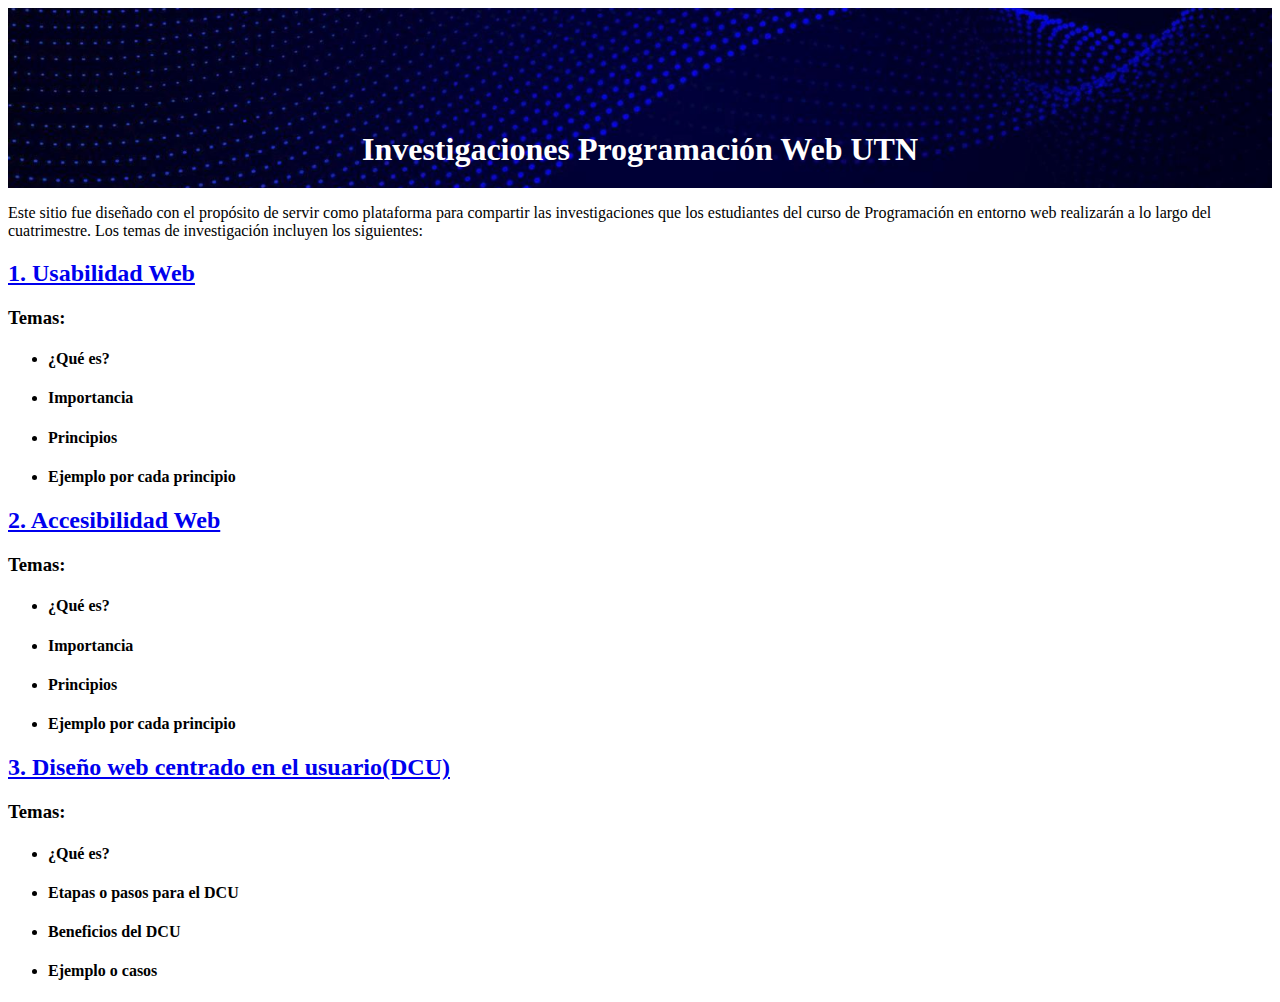
<file: index.html>
<!DOCTYPE html>
<html lang="en">
<head>
    <title>Investigaciones Programación Web UTN</title>
    <meta charset="UTF-8">
    <meta name="viewport" content="width=device-width, initial-scale=1.0">
    <link rel="stylesheet" href="./css/principal.css">
    <link href="https://fonts.googleapis.com/icon?family=Material+Icons" rel="stylesheet">
    
</head> 
<body>
    <header>
        <h1>Investigaciones Programación Web UTN</h1>
    </header>
    <p>
        Este sitio fue diseñado con el propósito de servir como plataforma para compartir
        las investigaciones que los estudiantes del curso de Programación en entorno web 
        realizarán a lo largo del cuatrimestre. Los temas de investigación incluyen los siguientes:
    </p>
    <a href="./usabilidadWeb.html"><h2>1. Usabilidad Web</h2></a>
    <h3>Temas:</h3>
    <nav>
        <ul>
            <li><h4>¿Qué es?</h4></li>
            <li><h4>Importancia</h4></li>
            <li><h4>Principios</h4></li>
            <li><h4>Ejemplo por cada principio</h4></li>
            
        </ul>
    </nav>
    <a href="./accesibilidad-web.html"><h2>2. Accesibilidad Web</h2></a>
    <h3>Temas:</h3>
    <nav>
        <ul>
            <li><h4>¿Qué es?</h4></li>
            <li><h4>Importancia</h4></li>
            <li><h4>Principios</h4></li>
            <li><h4>Ejemplo por cada principio</h4></li>
            
        </ul>
    </nav>
    <a href="./dcu.html"><h2>3. Diseño web centrado en el usuario(DCU)</h2></a>
    <h3>Temas:</h3>
    <nav>
        <ul>
            <li><h4>¿Qué es?</h4></li>
            <li><h4>Etapas o pasos para el DCU</h4></li>
            <li><h4>Beneficios del DCU</h4></li>
            <li><h4>Ejemplo o casos</h4></li>
        </ul>
    </nav>
</body>
</html>
</file>
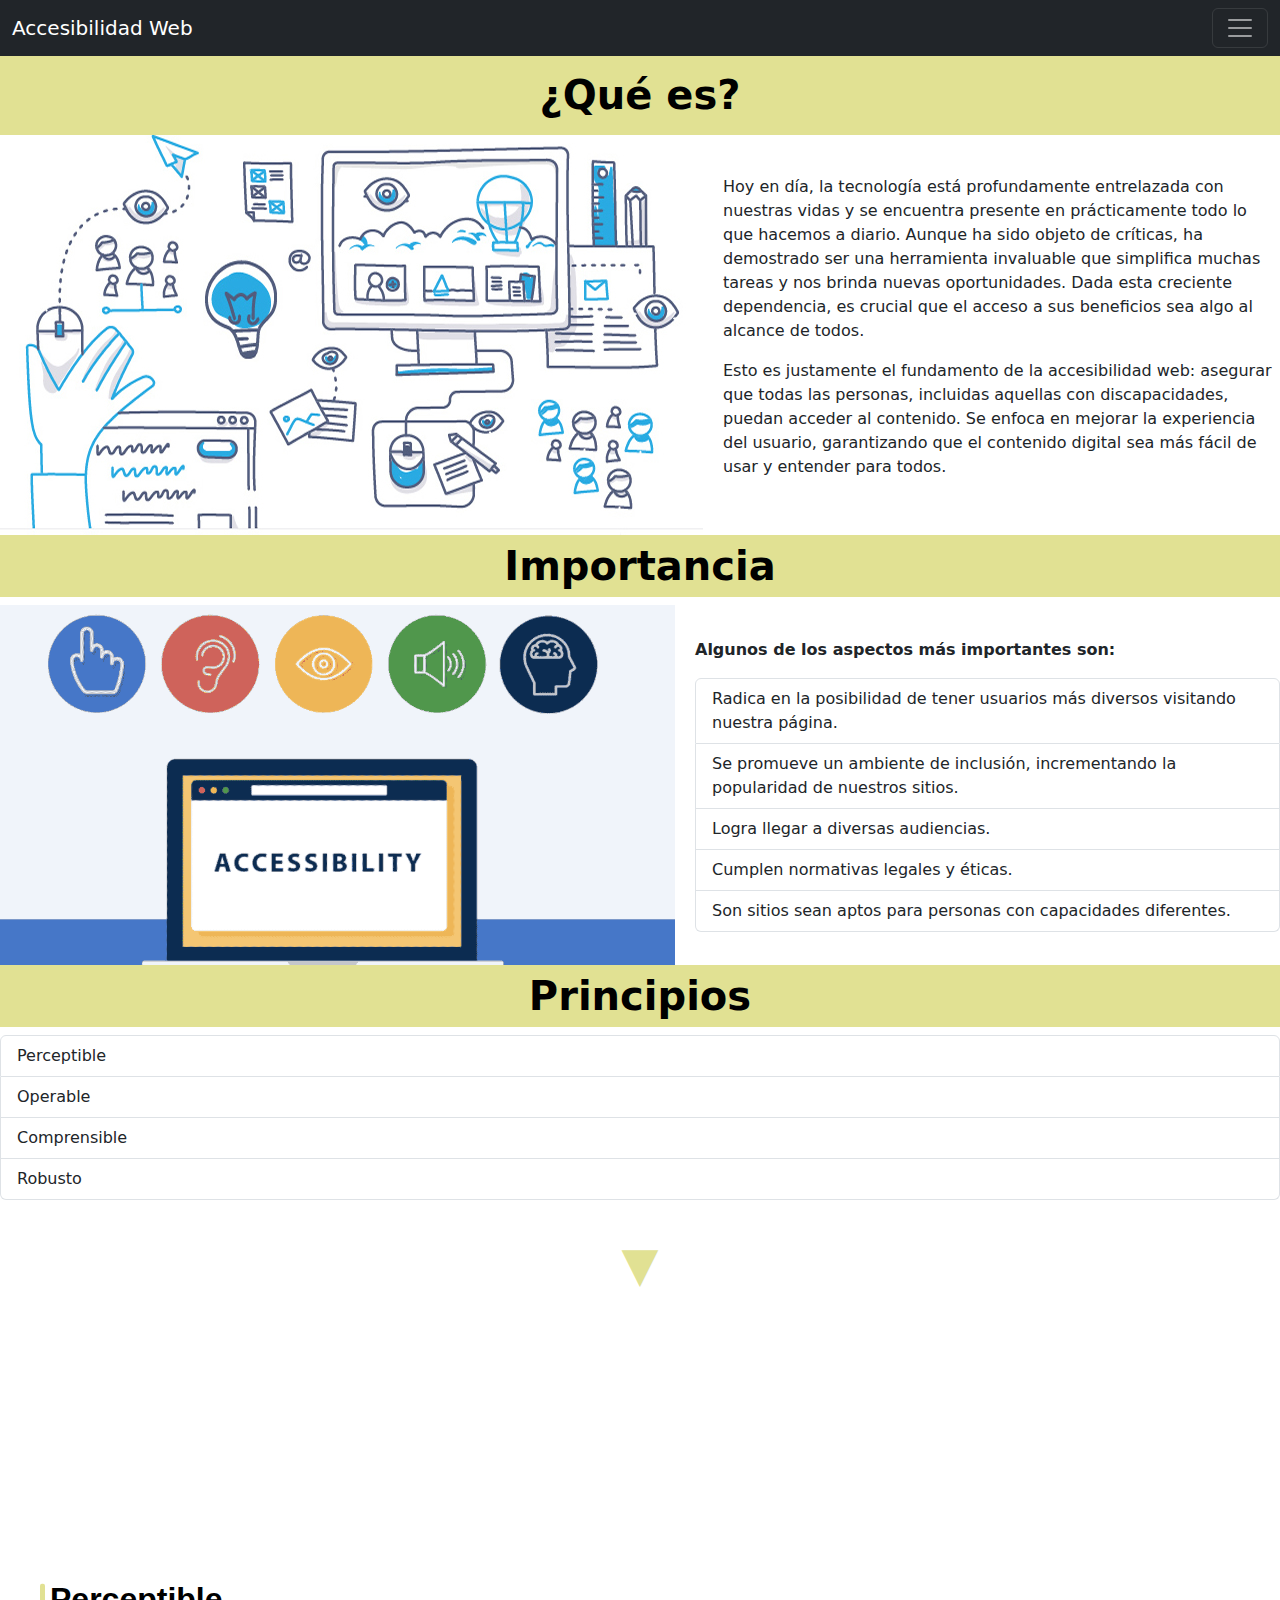
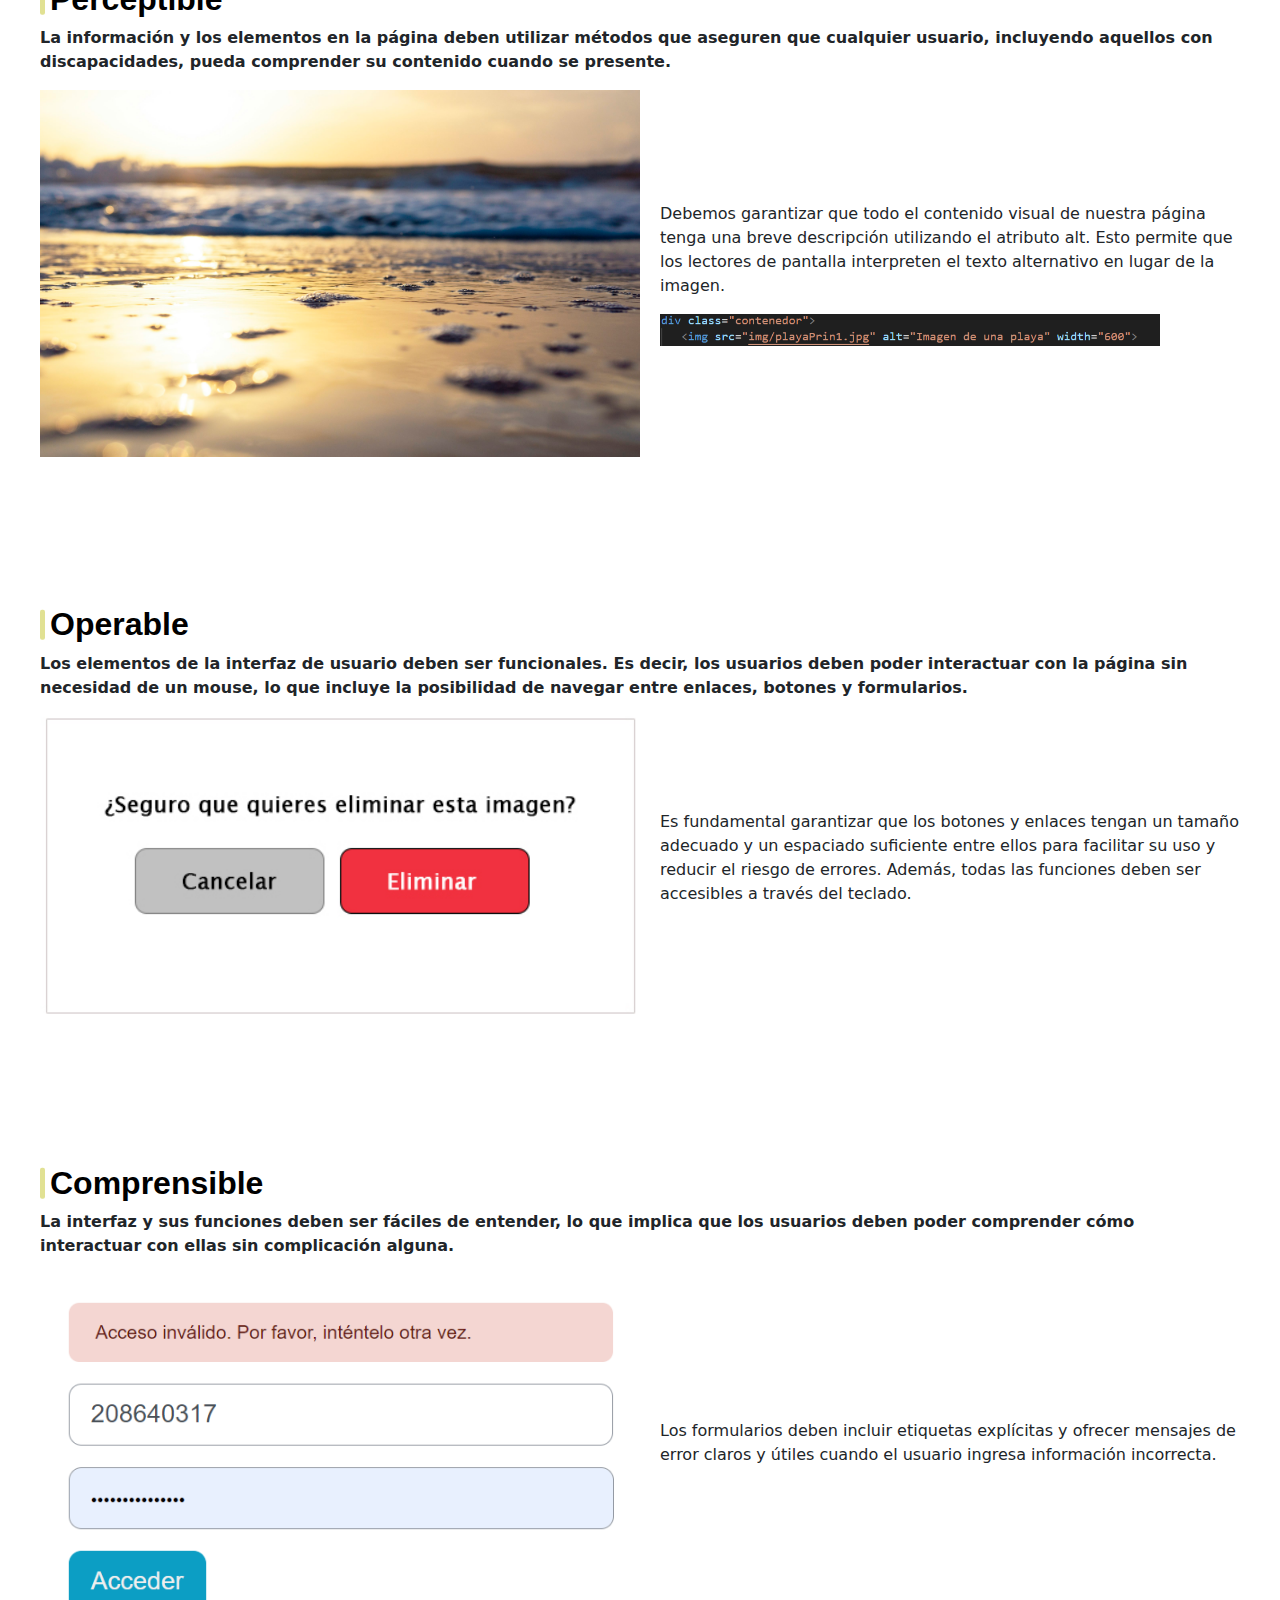
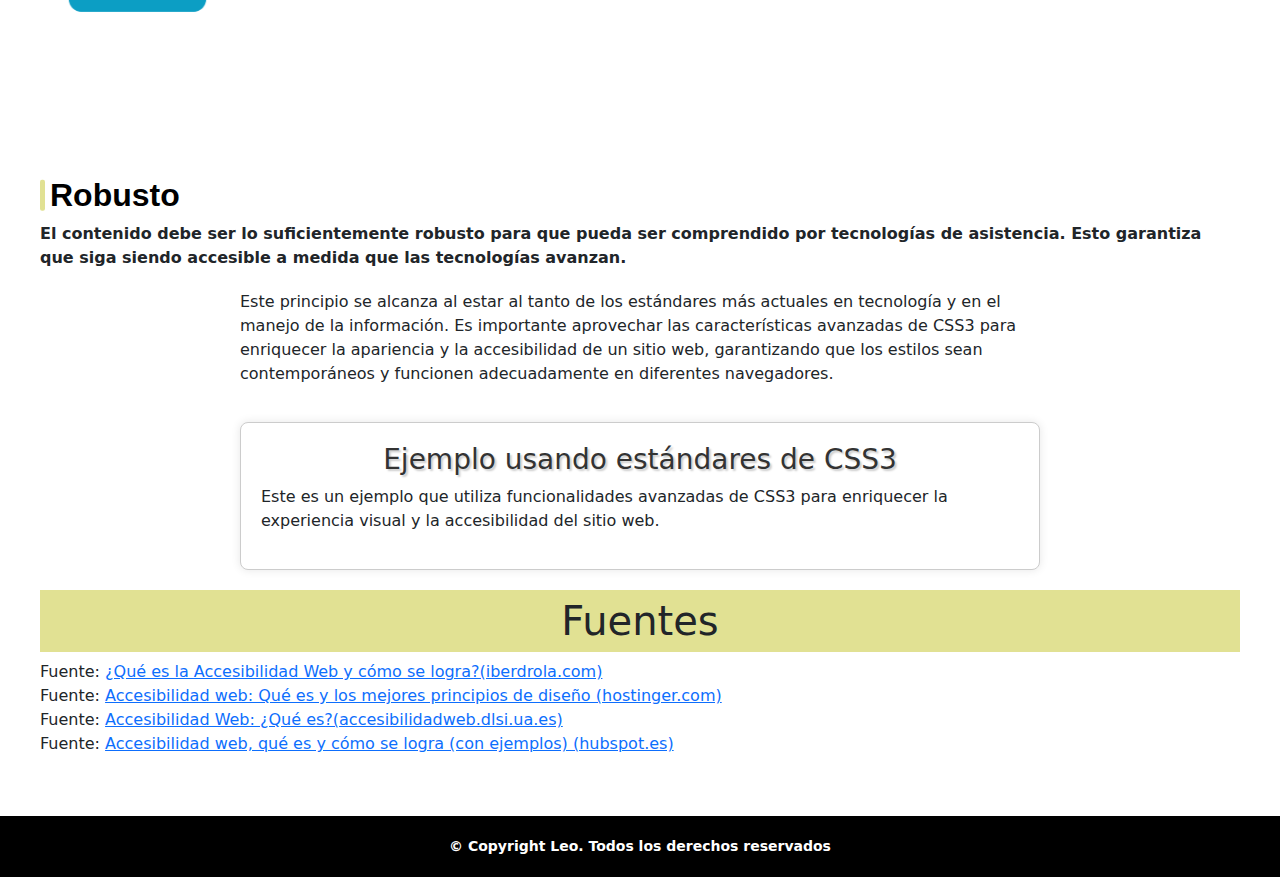
<file: accesibilidad-web.html>
<!DOCTYPE html>
<html lang="en">
<head>
    <title>Investigaciones Programación Web UTN</title>
    <meta charset="UTF-8">
    <meta name="viewport" content="width=device-width, initial-scale=1.0">
    <link rel="stylesheet" href="./css/cssInv2.css">
    <link href="https://fonts.googleapis.com/icon?family=Material+Icons" rel="stylesheet"> 
    <link href="https://cdn.jsdelivr.net/npm/bootstrap@5.3.3/dist/css/bootstrap.min.css" rel="stylesheet" integrity="sha384-QWTKZyjpPEjISv5WaRU9OFeRpok6YctnYmDr5pNlyT2bRjXh0JMhjY6hW+ALEwIH" crossorigin="anonymous">
    <script src="https://cdn.jsdelivr.net/npm/bootstrap@5.3.3/dist/js/bootstrap.bundle.min.js" integrity="sha384-YvpcrYf0tY3lHB60NNkmXc5s9fDVZLESaAA55NDzOxhy9GkcIdslK1eN7N6jIeHz" crossorigin="anonymous"></script>   
</head>
<header>
    <nav class="navbar navbar-dark bg-dark fixed-top">
        <div class="container-fluid">
          <a class="navbar-brand" href="./accesibilidad-web.html">Accesibilidad Web</a>
          <button class="navbar-toggler" type="button" data-bs-toggle="offcanvas" data-bs-target="#offcanvasDarkNavbar" aria-controls="offcanvasDarkNavbar" aria-label="Toggle navigation">
            <span class="navbar-toggler-icon"></span>
          </button>
          <div class="offcanvas offcanvas-end text-bg-dark" tabindex="-1" id="offcanvasDarkNavbar" aria-labelledby="offcanvasDarkNavbarLabel">
            <div class="offcanvas-header">
              <h5 class="offcanvas-title" id="offcanvasDarkNavbarLabel">Accesibilidad Web</h5>
              <button type="button" class="btn-close btn-close-white" data-bs-dismiss="offcanvas" aria-label="Close"></button>
            </div>
            <div class="offcanvas-body">
              <ul class="navbar-nav justify-content-end flex-grow-1 pe-3">
                <li class="nav-item">
                  <a class="nav-link active" aria-current="page" href="./index.html"><strong>Volver</strong></a>
                </li>
                  <li class="nav-item">
                    <a ¿Qué class="nav-link" href="./accesibilidad-web.html">¿Qué es?</a>
                  </li>
                  <li class="nav-item">
                    <a class="nav-link" href="#importancia" >Importancia</a>
                  </li>
                  <li class="nav-item">
                    <a class="nav-link" href="#principios">Principios</a>
                  </li>
              </ul>
            </div>
          </div>
        </div>
      </nav>             
    <section>
            <br><br>
            <a id="queEs"><h1 style="color: black;"><strong>¿Qué es?</strong></h1></a>
        </section>
   </header>
         <body>
             <main>
                <div class="contenedor">
                <img src="img/AccesibilidadWeb.jpg" class="imagen">
                <div class="contenedor-texto">
                <p>  Hoy en día, la tecnología está profundamente entrelazada con nuestras vidas
                     y se encuentra presente en prácticamente todo lo que hacemos a diario.
                      Aunque ha sido objeto de críticas, ha demostrado ser una herramienta invaluable 
                      que simplifica muchas tareas y nos brinda nuevas oportunidades. 
                      Dada esta creciente dependencia, es crucial que el acceso a sus beneficios sea algo 
                      al alcance de todos.</p>
                
                <p>Esto es justamente el fundamento de la accesibilidad web: 
                    asegurar que todas las personas, incluidas aquellas con discapacidades, 
                    puedan acceder al contenido. Se enfoca en mejorar la experiencia del usuario, 
                    garantizando que el contenido digital sea más fácil de usar y entender para todos.</p>
            </div>
            </div>
            <section>
                <a id="importancia"><h1 style="color: black;"><strong>Importancia</strong></h1></a>
            <div class="contenedor">
                <img src="img/que-es-la-accesibilidad-web-significado-1200x640.png" class="imagen" width="675">
                <div class="contenedor-texto">
                    <p>
                       <strong>Algunos de los aspectos más importantes son:</strong>
                    </p>
                    <ul class="list-group">
                        <li class="list-group-item">Radica en la posibilidad de tener usuarios más diversos visitando nuestra página.</li>
                        <li class="list-group-item">Se promueve un ambiente de inclusión, incrementando la popularidad de nuestros sitios.</li>
                        <li class="list-group-item">Logra llegar a diversas audiencias.</li>
                        <li class="list-group-item">Cumplen normativas legales y éticas.</li>
                        <li class="list-group-item">Son sitios sean aptos para personas con capacidades diferentes.</li>
                      </ul>
            </div>
            </div>
            </section>
            <section>
                <a id="principios"><h1 style="color: black;"><strong>Principios</strong></h1></a> 
            <div class="list-group">
                <a href="#perceptible" class="list-group-item list-group-item-action">Perceptible</a>
                <a href="#operable" class="list-group-item list-group-item-action">Operable</a>
                <a href="#comprensible" class="list-group-item list-group-item-action">Comprensible</a>
                <a href="#robusto" class="list-group-item list-group-item-action">Robusto</a>  
              </div>
            </section>
            <section id="section1">
                <h2></h2>
                <a href="#perceptible" class="scroll-down">
                    <span>&#9660;</span> 
                </a>
            </section>
            <section style="padding: 40px; border-radius: 8px; margin-bottom: 20px;">     
                <br><br>
                <br><br>
                <br><br>
                <br><br>
                <br><br>
                <a id="perceptible"><h2 style="color:black;"><strong>Perceptible</strong></h2></a>
                <p><strong>La información y los elementos en la página deben utilizar métodos que aseguren que cualquier usuario,
                     incluyendo aquellos con discapacidades, pueda comprender su contenido cuando se presente.</strong>
               </p>
               <div class="contenedor">
                   <img src="img/playaPrin1.jpg" alt="Imagen de una playa" width="600">
                   <div class="contenedor-texto">
                       <p>Debemos garantizar que todo el contenido visual de nuestra página tenga una breve descripción utilizando el atributo alt.
                         Esto permite que los lectores de pantalla interpreten el texto alternativo en lugar de la imagen.
                       </p>
                       <img src="img/alt.png" alt="ejemplo de uso de la característica alt" width="500">
                   </div>
               </div>
            </section>
            <section style="padding: 40px; border-radius: 8px; margin-bottom: 20px;">     
                <br><br>
                <a id="operable"><h2 style="color:black;"><strong>Operable</strong></h2></a>
                <p><strong>Los elementos de la interfaz de usuario deben ser funcionales. 
                    Es decir, los usuarios deben poder interactuar con la página sin necesidad de un mouse,
                    lo que incluye la posibilidad de navegar entre enlaces, botones y formularios.</strong>
               </p>
               <div class="contenedor">
                   <img src="img/botonesPrin2.jpg" alt="Imagen de botones" width="600">
                   <div class="contenedor-texto">
                       <p>Es fundamental garantizar que los botones y enlaces tengan un tamaño adecuado 
                        y un espaciado suficiente entre ellos para facilitar su uso y reducir el riesgo de errores.
                        Además, todas las funciones deben ser accesibles a través del teclado.
                       </p>         
                   </div>
               </div>
            </section>
            <section style="padding: 40px; border-radius: 8px; margin-bottom: 20px;">     
                <br><br>
                <a id="comprensible"><h2 style="color:black;"><strong>Comprensible</strong></h2></a>
                <p><strong>La interfaz y sus funciones deben ser fáciles de entender, 
                    lo que implica que los usuarios deben poder comprender 
                    cómo interactuar con ellas sin complicación alguna.</strong>
               </p>
               <div class="contenedor">
                   <img src="img/FormPrin3.png" alt="Imagen de botones" width="600">
                   <div class="contenedor-texto">
                       <p>Los formularios deben incluir etiquetas explícitas
                         y ofrecer mensajes de error claros y útiles cuando el usuario ingresa información incorrecta.
                       </p>         
                   </div>
               </div>
            </section>
            <section style="padding: 40px; border-radius: 8px; margin-bottom: 20px;">
                <br><br>
                <a id="robusto">
                    <h2 style="color: black; font-weight: bold;">Robusto</h2>
                </a>
                <p style="font-weight: bold;">
                    El contenido debe ser lo suficientemente robusto para que pueda ser comprendido por tecnologías de asistencia. 
                    Esto garantiza que siga siendo accesible a medida que las tecnologías avanzan.
                </p>
                <div class="contenedor" style="margin: 20px 0; max-width: 800px; margin-left: auto; margin-right: auto;">
                    <p>
                        Este principio se alcanza al estar al tanto de los estándares más actuales en tecnología 
                        y en el manejo de la información. Es importante aprovechar las características avanzadas 
                        de CSS3 para enriquecer la apariencia y la accesibilidad de un sitio web,
                        garantizando que los estilos sean contemporáneos y funcionen adecuadamente en 
                        diferentes navegadores.
                    </p>
                    <div class="container" style="border: 1px solid #ccc; border-radius: 8px; padding: 20px; background-color: #ffffff;">
                        <h3 style="color: #333;">Ejemplo usando estándares de CSS3</h3>
                        <p>Este es un ejemplo que utiliza funcionalidades avanzadas de CSS3 para enriquecer la experiencia visual y la accesibilidad del sitio web.</p>
                    </div>
                </div>
                <footer>
                    <h1>Fuentes</h1>
                    Fuente:
                    <a href="https://www.iberdrola.com/innovacion/que-es-accesibilidad-web" target="_blank">
                    ¿Qué es la Accesibilidad Web y cómo se logra?(iberdrola.com)
                    </a>
                </footer>
                <footer>
                    Fuente:
                    <a href="https://www.hostinger.co/tutoriales/accesibilidad-web#:~:text=
                    Robusto%20Este%20principio%20dicta%20que%20el%20contenido%20del,
                    informaci%C3%B3n%20y%20la%20comunicaci%C3%B3n%2C%20como%20HTML5%20y%20CSS3." target="_blank">
                    Accesibilidad web: Qué es y los mejores principios de diseño (hostinger.com)
                    </a>
                </footer>
                <footer>
                    Fuente:
                    <a href=https://accesibilidadweb.dlsi.ua.es/" target="_blank">
                    Accesibilidad Web: ¿Qué es?(accesibilidadweb.dlsi.ua.es)
                    </a>
                </footer>
                <footer>
                    Fuente:
                    <a href="https://blog.hubspot.es/website/que-es-accesibilidad-web#:~:
                    text=La%20accesibilidad%20web%20es%20la%20caracter%C3%ADstica%20de%20los,
                    o%20sociales%2C%20como%20es%20el%20caso%20del%20analfabetismo." target="_blank">
                    Accesibilidad web, qué es y cómo se logra (con ejemplos) (hubspot.es)
                    </a>
                </footer>
            </section>
        </main>
        <footer class="pie-pagina">
            <div class="informacion">
                <a><strong>© Copyright Leo. Todos los derechos reservados</strong></a>
            </div>
        </footer>
        
    </body>
    </html>
</file>
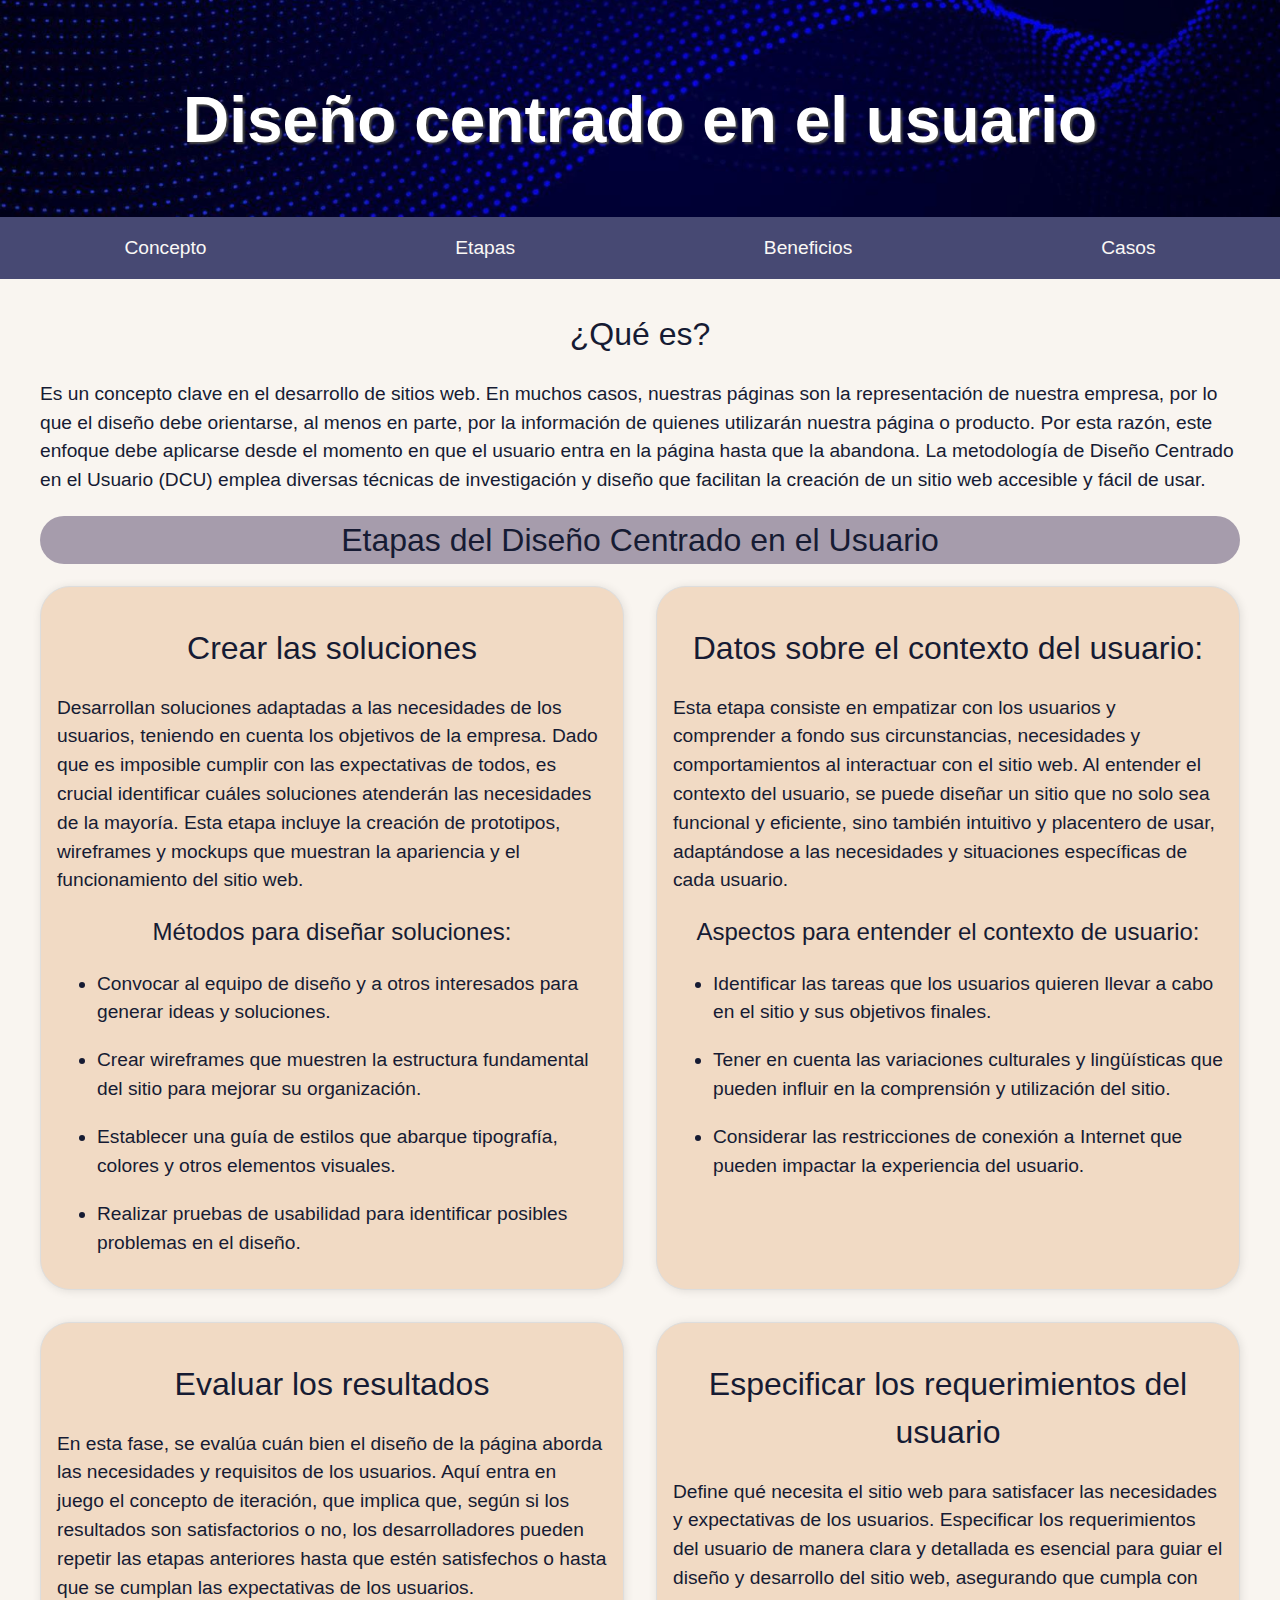
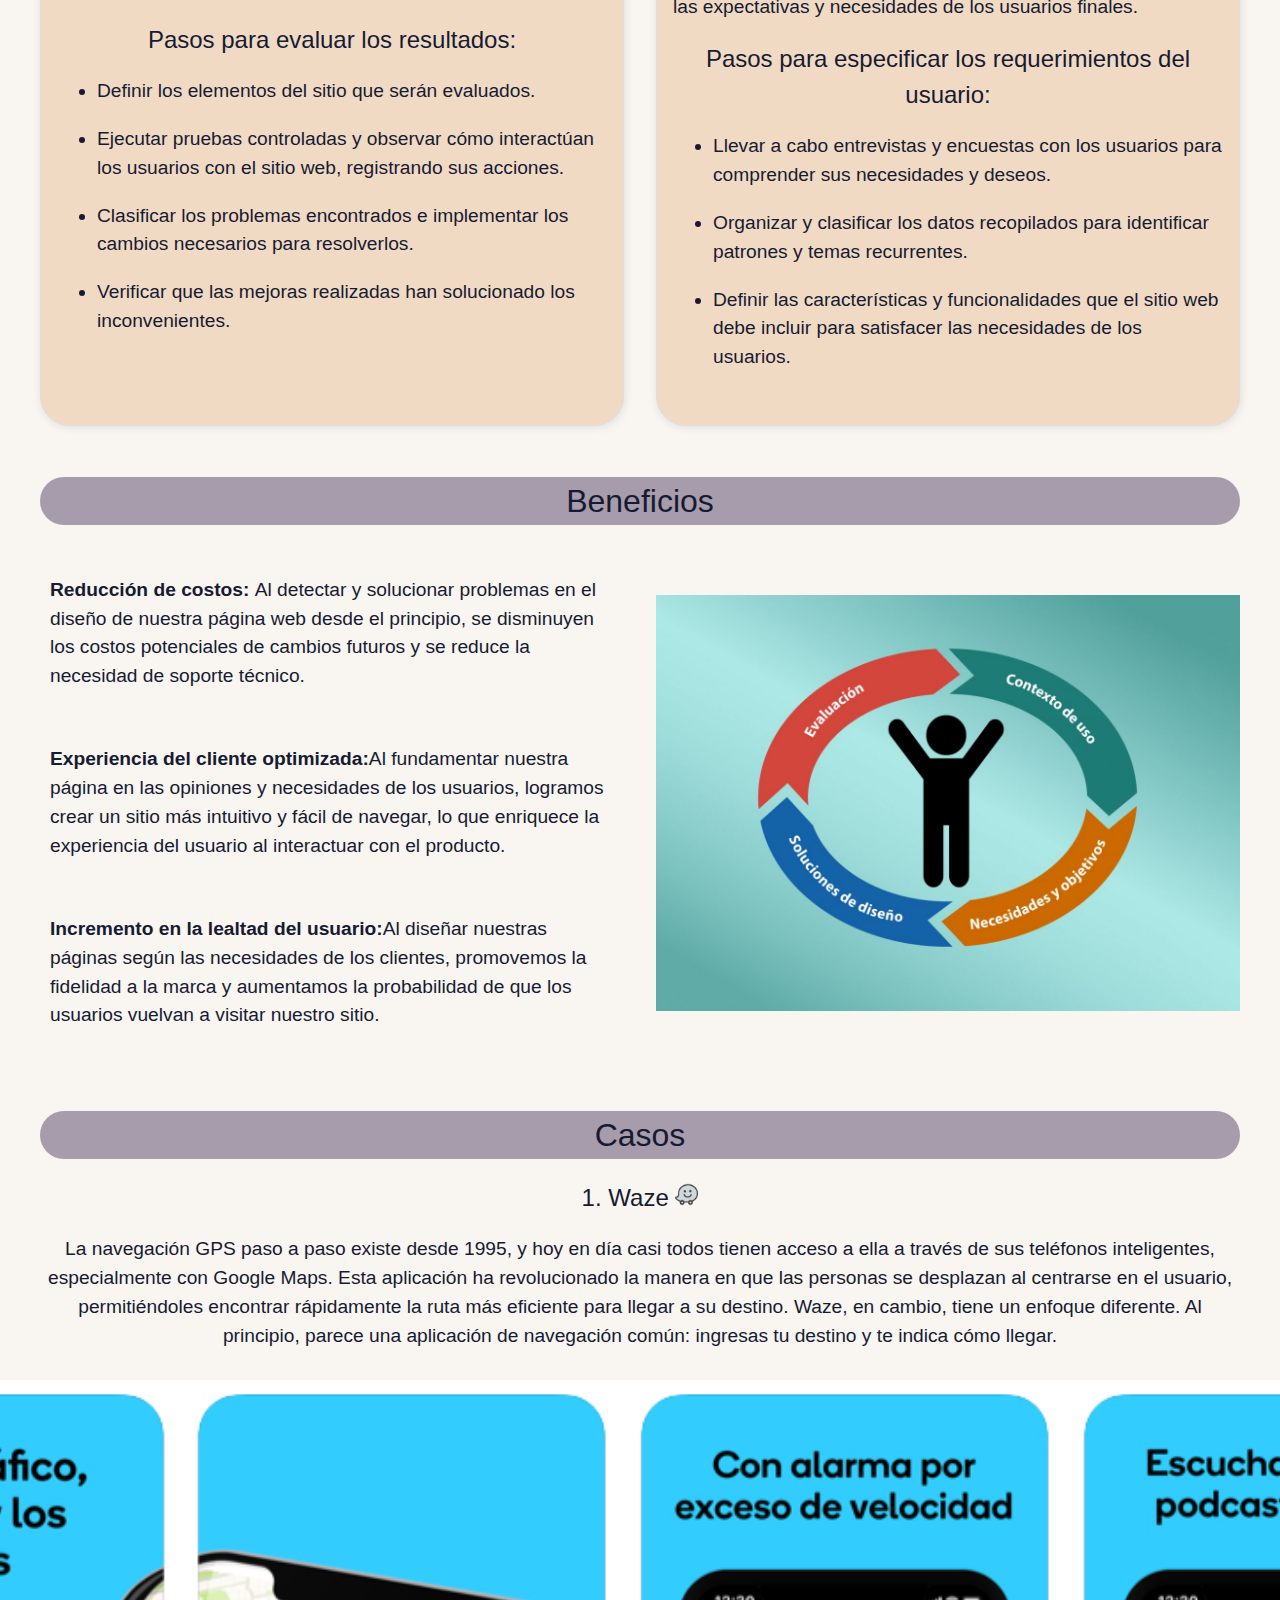
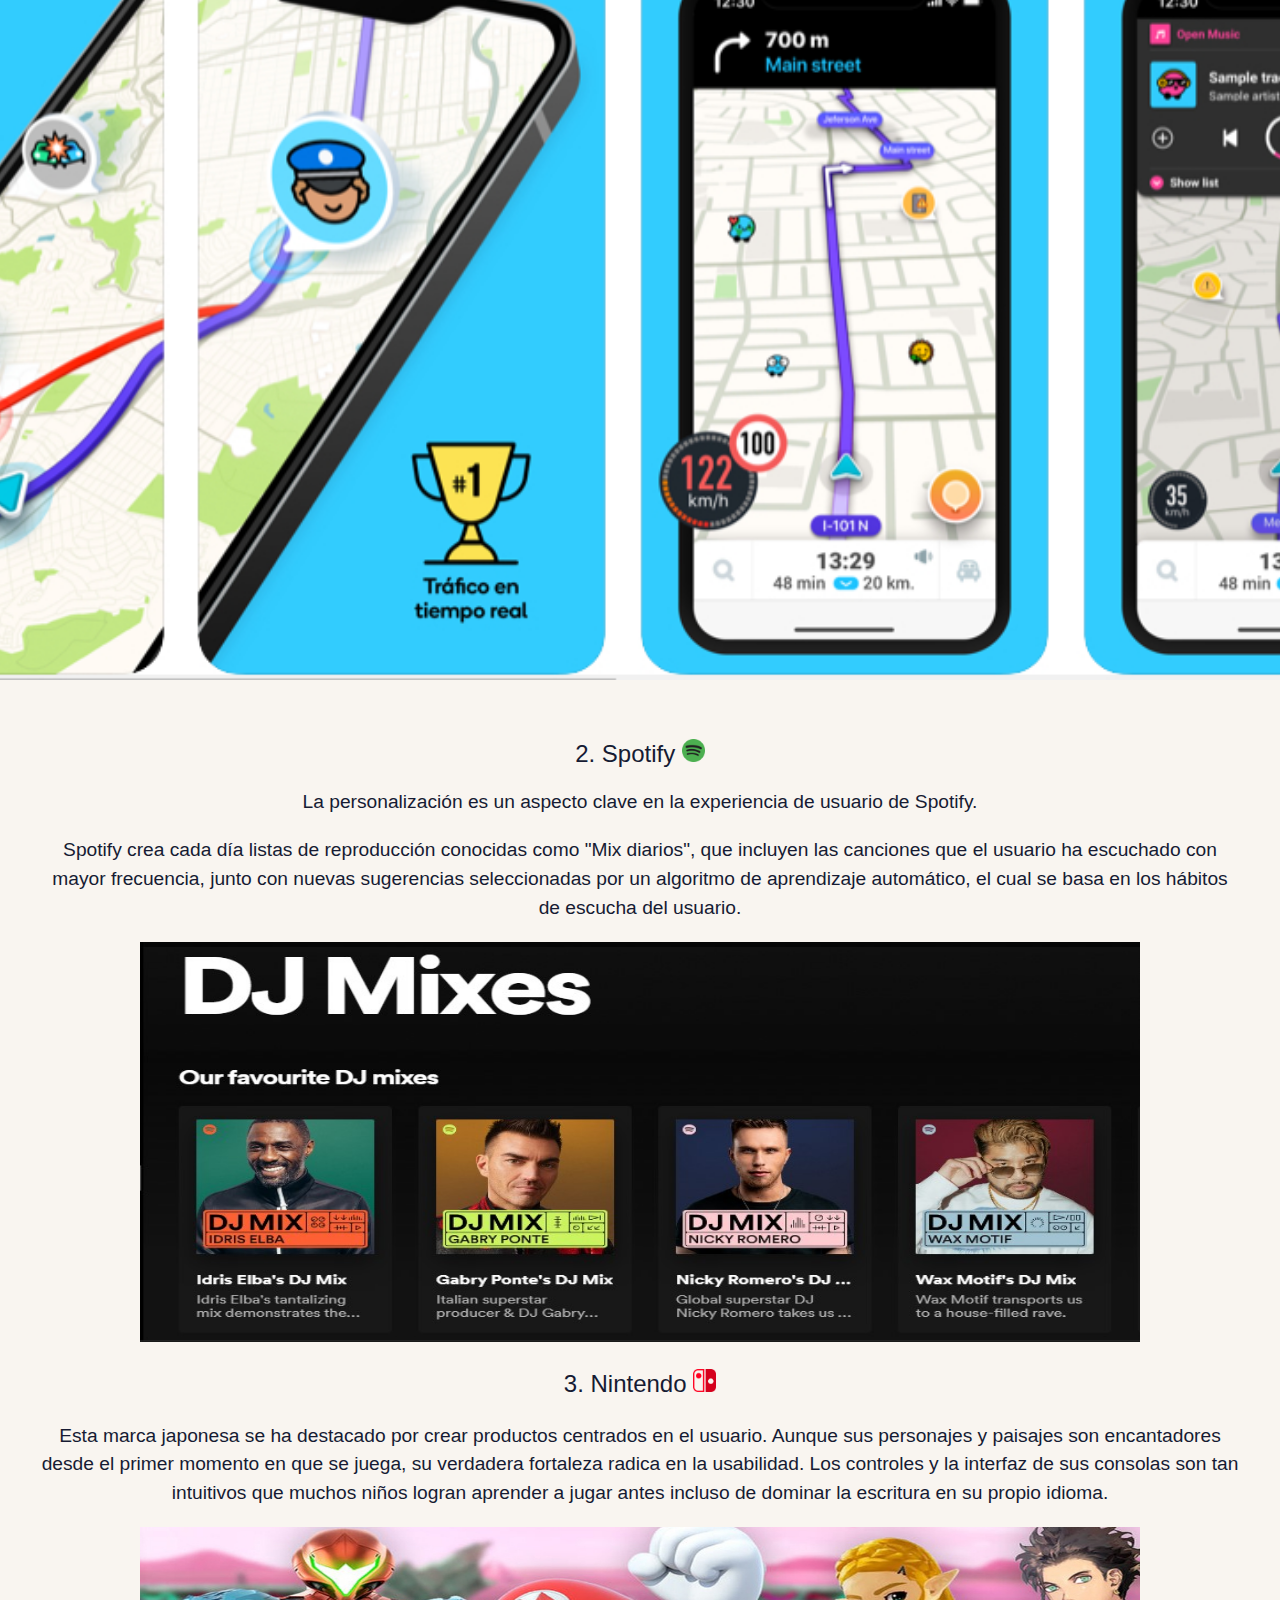
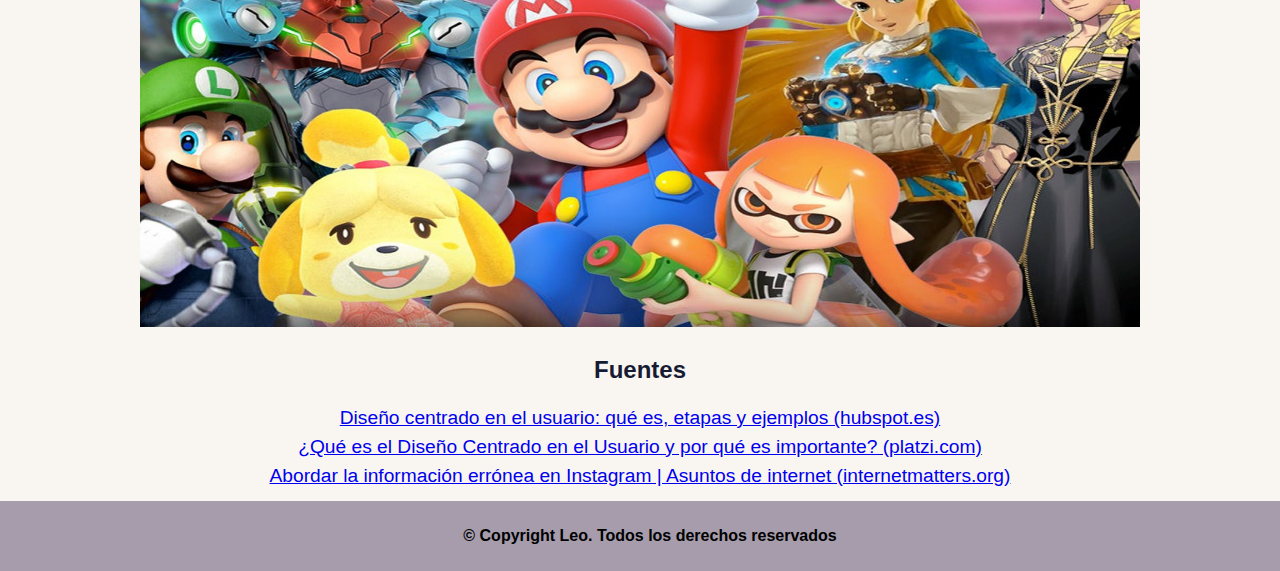
<file: dcu.html>
<!DOCTYPE html>
<html lang="en">
<head>
    <meta charset="UTF-8">
    <meta name="viewport" content="width=device-width, initial-scale=1.0">
    <title>Diseño centrado en el usuario</title>
    <link rel="stylesheet" href="css/cssInv3.css">
</head>
<body>
    <header>
        <h1>Diseño centrado en el usuario</h1>
    </header>
    <nav class="nav-bar">
        <li class="nav-button">
            <a href="#concepto">
                Concepto
            </a>

        </li>
        <li class="nav-button">
            <a href="#etapas">
                Etapas
            </a>

        </li>
        <li class="nav-button">
            <a href="#beneficios">
                Beneficios
            </a>
        </li>
        <li class="nav-button">
            <a href="#casos">
                Casos
            </a>
        </li>
    </nav>
    <main>
        <section class="content">
            <h1 class="heading-1" id="concepto">¿Qué es?</h1>
            <p>Es un concepto clave en el desarrollo de sitios web. En muchos casos, nuestras páginas 
                son la representación de nuestra empresa, por lo que el diseño debe orientarse, 
                al menos en parte, por la información de quienes utilizarán nuestra página o producto. 
                Por esta razón, este enfoque debe aplicarse desde el momento en que el usuario
                entra en la página hasta que la abandona. La metodología de Diseño Centrado en el 
                Usuario (DCU) emplea diversas técnicas de investigación y diseño que facilitan la 
                creación de un sitio web accesible y fácil de usar.
            </p>
            <h1 class="heading-1" id="etapas" style=" background-color: #a69cac;
    border-radius: 50px;">Etapas del Diseño Centrado en el Usuario</h1>
            <div class="content-etapa">
                <div class="etapa">
                    <h1 class="heading-1">Crear las soluciones</h1>
                    <p>Desarrollan soluciones adaptadas a las necesidades de los usuarios, 
                        teniendo en cuenta los objetivos de la empresa.
                        Dado que es imposible cumplir con las expectativas de todos,
                        es crucial identificar cuáles soluciones atenderán las necesidades de la mayoría. 
                        Esta etapa incluye la creación de prototipos, wireframes y mockups que muestran la
                        apariencia y el funcionamiento del sitio web.
                    </p>
                    <h1 class="heading-2">Métodos para diseñar soluciones:</h1>
                    <ul>
                        <li><p>Convocar al equipo de diseño y a otros interesados para generar ideas y soluciones.</p></li>
                        <li><p>Crear wireframes que muestren la estructura fundamental del sitio para mejorar su organización.</p></li>
                        <li><p>Establecer una guía de estilos que abarque tipografía, colores y otros elementos visuales.</p></li>
                        <li><p>Realizar pruebas de usabilidad para identificar posibles problemas en el diseño.
                        </p></li>
                    </ul>
                </div>
                <div class="etapa">
                    <h1 class="heading-1">Datos sobre el contexto del usuario:</h1>
                    <p>Esta etapa consiste en empatizar con los usuarios y comprender a fondo sus circunstancias,
                        necesidades y comportamientos al interactuar con el sitio web. Al entender el contexto
                        del usuario, se puede diseñar un sitio que no solo sea funcional y eficiente, 
                        sino también intuitivo y placentero de usar, adaptándose a las necesidades y 
                        situaciones específicas de cada usuario.
                    </p>
                    <h1 class="heading-2">Aspectos para entender el contexto de usuario:</h1>
                    <ul>
                        <li><p>Identificar las tareas que los usuarios quieren llevar a cabo en el sitio y sus objetivos finales.</p></li>
                        <li><p>Tener en cuenta las variaciones culturales y lingüísticas que pueden influir en la comprensión y utilización del sitio.</p></li>
                        <li><p>Considerar las restricciones de conexión a Internet que pueden impactar la experiencia del usuario.</p></li>
                    </ul>
                </div>
                <div class="etapa">
                    <h1 class="heading-1">Evaluar los resultados</h1>
                    <p>En esta fase, se evalúa cuán bien el diseño de la página aborda las necesidades
                        y requisitos de los usuarios. Aquí entra en juego el concepto de iteración, 
                        que implica que, según si los resultados son satisfactorios o no, 
                        los desarrolladores pueden repetir las etapas anteriores hasta que estén 
                        satisfechos o hasta que se cumplan las expectativas de los usuarios.
                    </p>
                    <h1 class="heading-2">Pasos para evaluar los resultados:</h1>
                    <ul>
                        <li><p>Definir los elementos del sitio que serán evaluados.</p></li>
                        <li><p>Ejecutar pruebas controladas y observar cómo interactúan los usuarios con el sitio web, registrando sus acciones.</p></li>
                        <li><p>Clasificar los problemas encontrados e implementar los cambios necesarios para resolverlos.</p></li>
                        <li><p>Verificar que las mejoras realizadas han solucionado los inconvenientes.</p></li>                        
                    </ul>
                </div>  
                <div class="etapa">
                    <h1 class="heading-1">Especificar los requerimientos del usuario</h1>
                    <p>Define qué necesita el sitio web para satisfacer las necesidades y 
                        expectativas de los usuarios. Especificar los requerimientos del 
                        usuario de manera clara y detallada es esencial para guiar el diseño 
                        y desarrollo del sitio web, asegurando que cumpla con las expectativas
                         y necesidades de los usuarios finales.
                    </p>
                    <h1 class="heading-2">Pasos para especificar los requerimientos del usuario:</h1>
                    <ul>
                        <li><p>Llevar a cabo entrevistas y encuestas con los usuarios para comprender sus necesidades y deseos.</p></li>
                        <li><p>Organizar y clasificar los datos recopilados para identificar patrones y temas recurrentes.</p></li>
                        <li><p>Definir las características y funcionalidades que el sitio web debe incluir para satisfacer las necesidades de los usuarios.</p></li>                        
                    </ul>
                </div>          
            </div> 
            <div> 
                <h1 class="heading-1" id="beneficios" style=" background-color: #a69cac;
    border-radius: 50px;">Beneficios</h1>
                <div class="content-etapa">
                    <div class="content-beneficios">

                        <p><b>Reducción de costos: </b>Al detectar y solucionar problemas en
                             el diseño de nuestra página web desde el principio, 
                             se disminuyen los costos potenciales de cambios futuros y 
                             se reduce la necesidad de soporte técnico.
                        </p>

                        <p><b>Experiencia del cliente optimizada:</b>Al fundamentar nuestra página en las opiniones 
                            y necesidades de los usuarios, logramos crear un sitio más intuitivo y fácil de navegar, 
                            lo que enriquece la experiencia del usuario al interactuar con el producto.
                        </p>

                        <p><b>Incremento en la lealtad del usuario:</b>Al diseñar nuestras páginas según 
                            las necesidades de los clientes, promovemos la fidelidad a la marca y aumentamos
                             la probabilidad de que los usuarios vuelvan a visitar nuestro sitio.
                        </p>
                    </div>
                    <img src="img/ben2.jpg" style="max-width: 100%;" alt="Ilustración de computadora">
                </div>
            </div> 
            <h1 class="heading-1" id="casos" style=" background-color: #a69cac;
    border-radius: 50px;">Casos</h1>

            <h1 class="heading-2">1. Waze <img src="img/wazeicon2.png" alt="Icono" style="width: 23px; height: 23px;"></h1>
            <p style="text-align: center;">La navegación GPS paso a paso existe desde 1995, y hoy en día casi todos tienen 
                acceso a ella a través de sus teléfonos inteligentes, especialmente con Google Maps.
                Esta aplicación ha revolucionado la manera en que las personas se desplazan al centrarse
                en el usuario, permitiéndoles encontrar rápidamente la ruta más eficiente para llegar
                a su destino. Waze, en cambio, tiene un enfoque diferente. Al principio,
                parece una aplicación de navegación común: ingresas tu destino y te indica cómo llegar. 
            </p>
            <div class="content-etapa">
                <div class="content-beneficios">
                    <img src="img/waze.jpg" style="display: flex; justify-content: center; align-items: center; height: 100vh;" alt="Inicio de la página de youtube">
                </div>

            </div>
            <h1 class="heading-2">2. Spotify  <img src="img/spotifyicon.png" alt="Icono" style="width: 23px; height: 23px;"></h1>
            La personalización es un aspecto clave en la experiencia de usuario de Spotify.
            <p style="text-align: center;">Spotify crea cada día listas de reproducción conocidas 
            como "Mix diarios", que incluyen las canciones que el usuario ha escuchado con mayor 
            frecuencia, junto con nuevas sugerencias seleccionadas por un algoritmo de aprendizaje 
            automático, el cual se basa en los hábitos de escucha del usuario. 
            </p>

            <img src="img/spo.jpg" style="width: 1000px; height: 400px;">

            <h1 class="heading-2">3. Nintendo  <img src="img/interruptor-de-nintendo.png" alt="Icono" style="width: 23px; height: 23px;"></h1>
            <p style="text-align: center;">Esta marca japonesa se ha destacado por crear productos centrados en el usuario. 
               Aunque sus personajes y paisajes son encantadores desde el primer momento en que se juega,
               su verdadera fortaleza radica en la usabilidad. 
               Los controles y la interfaz de sus consolas son tan intuitivos que muchos niños logran 
               aprender a jugar antes incluso de dominar la escritura en su propio idioma.
            </p>

            <img src="img/nintendo.jpg" style="width: 1000px; height: 400px;">

            <h1 class="heading-2"><strong>Fuentes</strong></h1>
            <footer>
                <a href="https://blog.hubspot.es/website/diseno-centrado-usuario#ejemplos" target="_blank">
                    Diseño centrado en el usuario: qué es, etapas y ejemplos (hubspot.es)
                </a>
            </footer> 
            <footer>
                <a href="https://platzi.com/blog/diseno-centrado-en-el-usuario-y-su-importancia/" target="_blank">
                    ¿Qué es el Diseño Centrado en el Usuario y por qué es importante? (platzi.com)
                </a>
            </footer>
            <footer>
                <a href="https://www.internetmatters.org/es/hub/news-blogs/tackling-misinformation-on-instagram/" target="_blank">
                    Abordar la información errónea en Instagram | Asuntos de internet (internetmatters.org)
                </a>
            </footer>
        </section>
    </main>
    <footer class="pie-pagina">
        <p style="text-align: center;">
            <strong>© Copyright Leo. Todos los derechos reservados</strong> </p>
    </footer>  
</body>
</html>
</file>
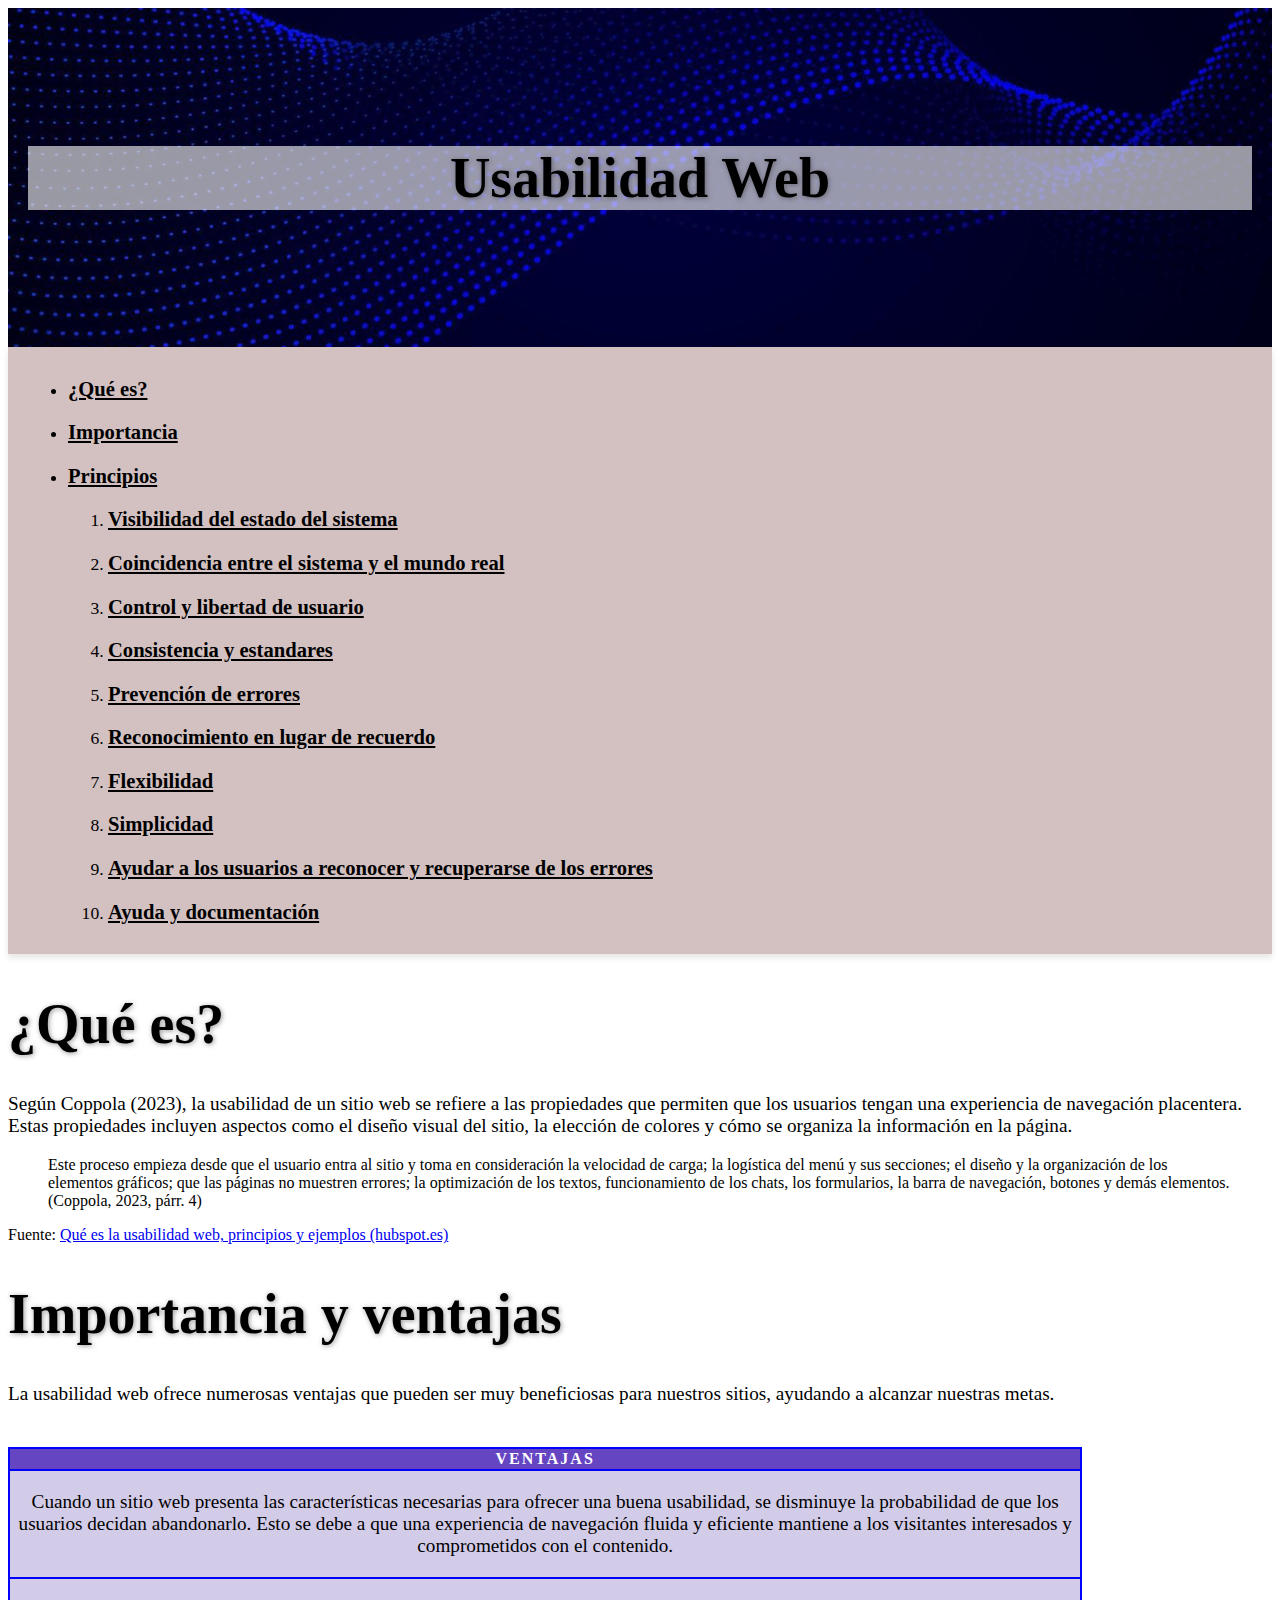
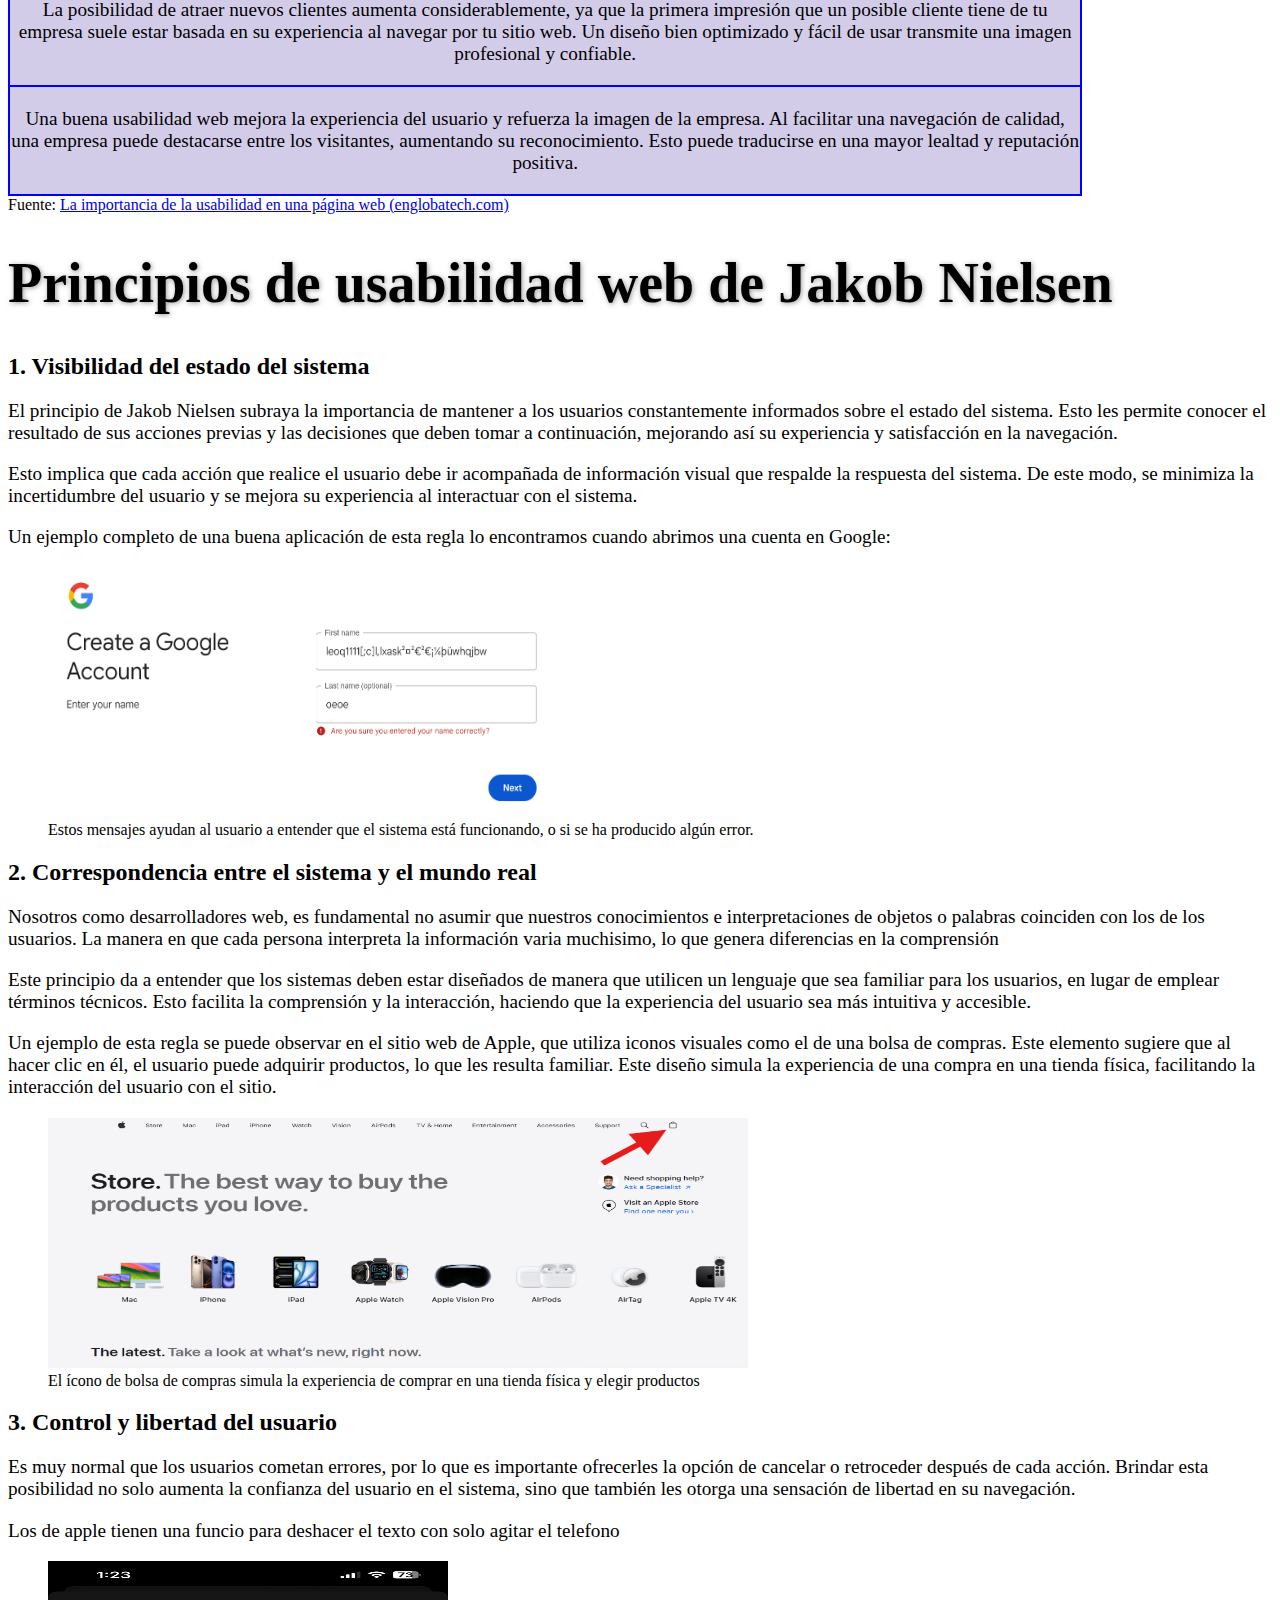
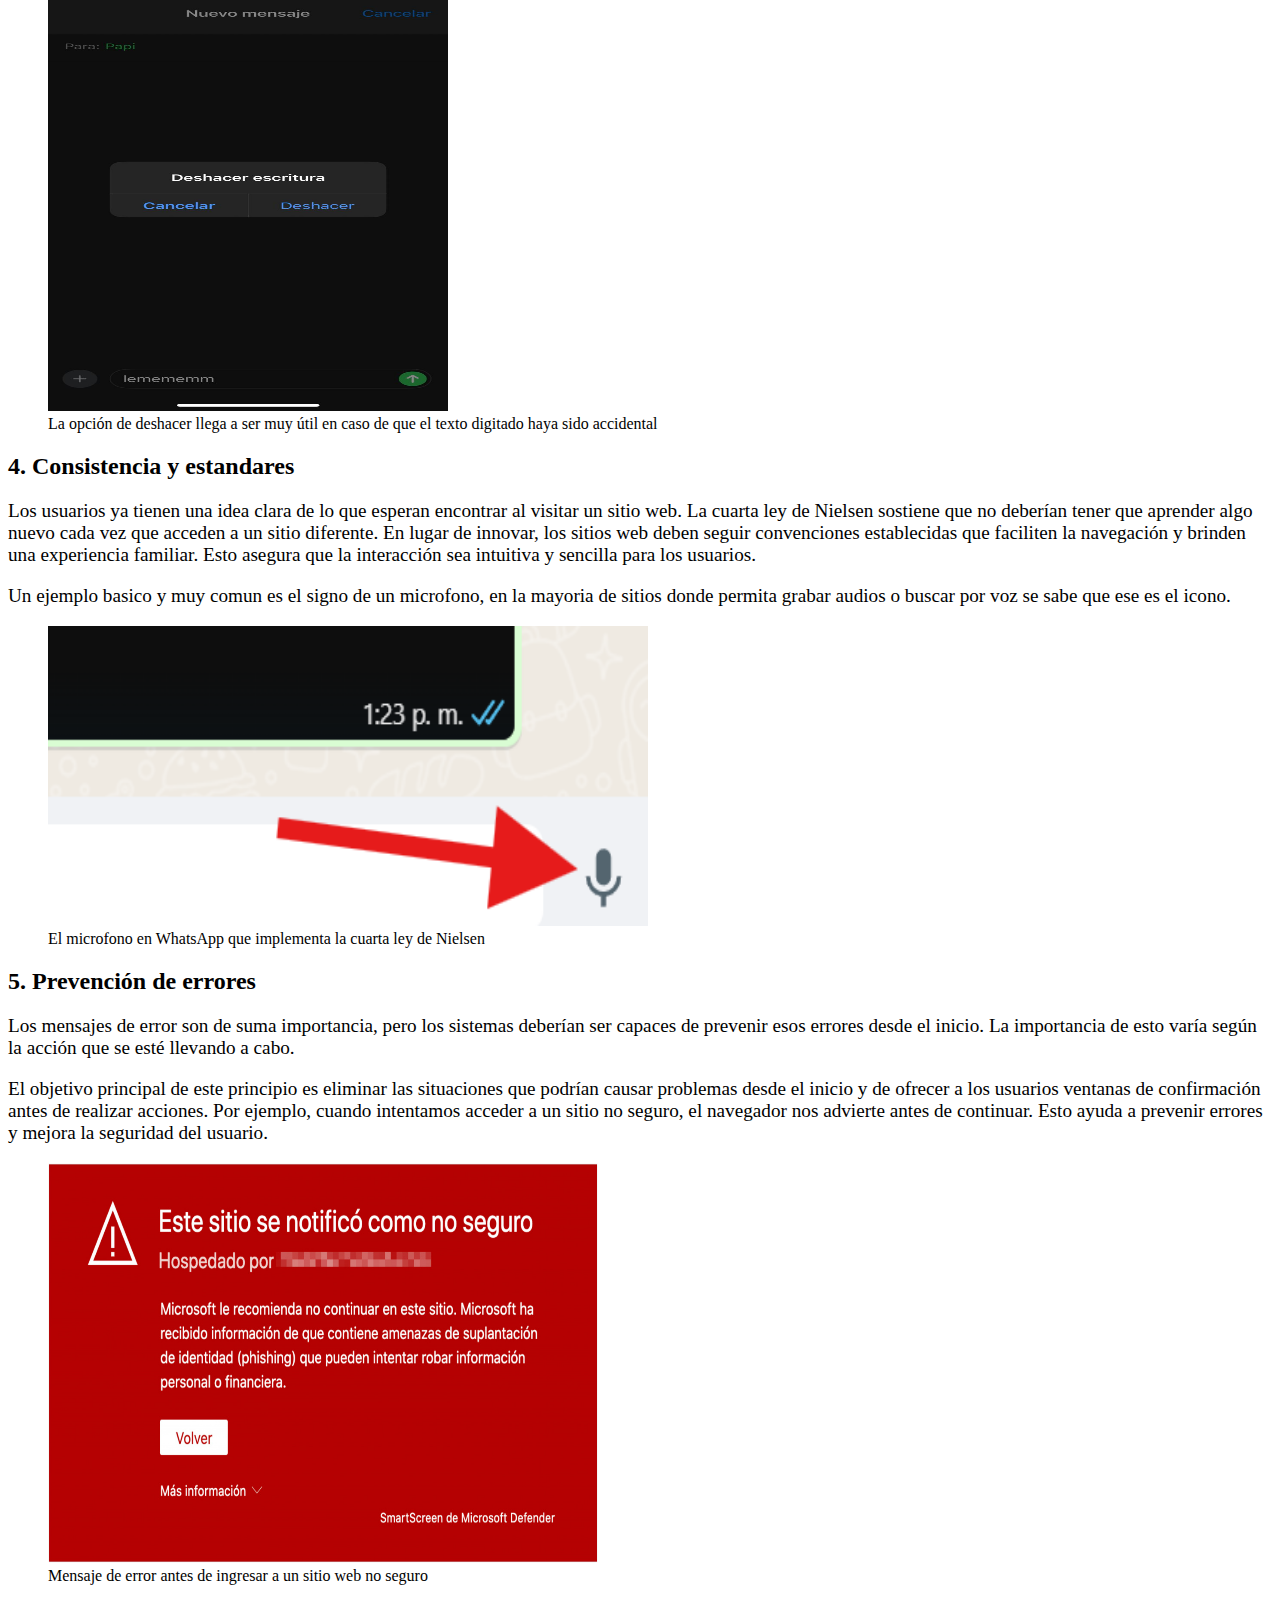
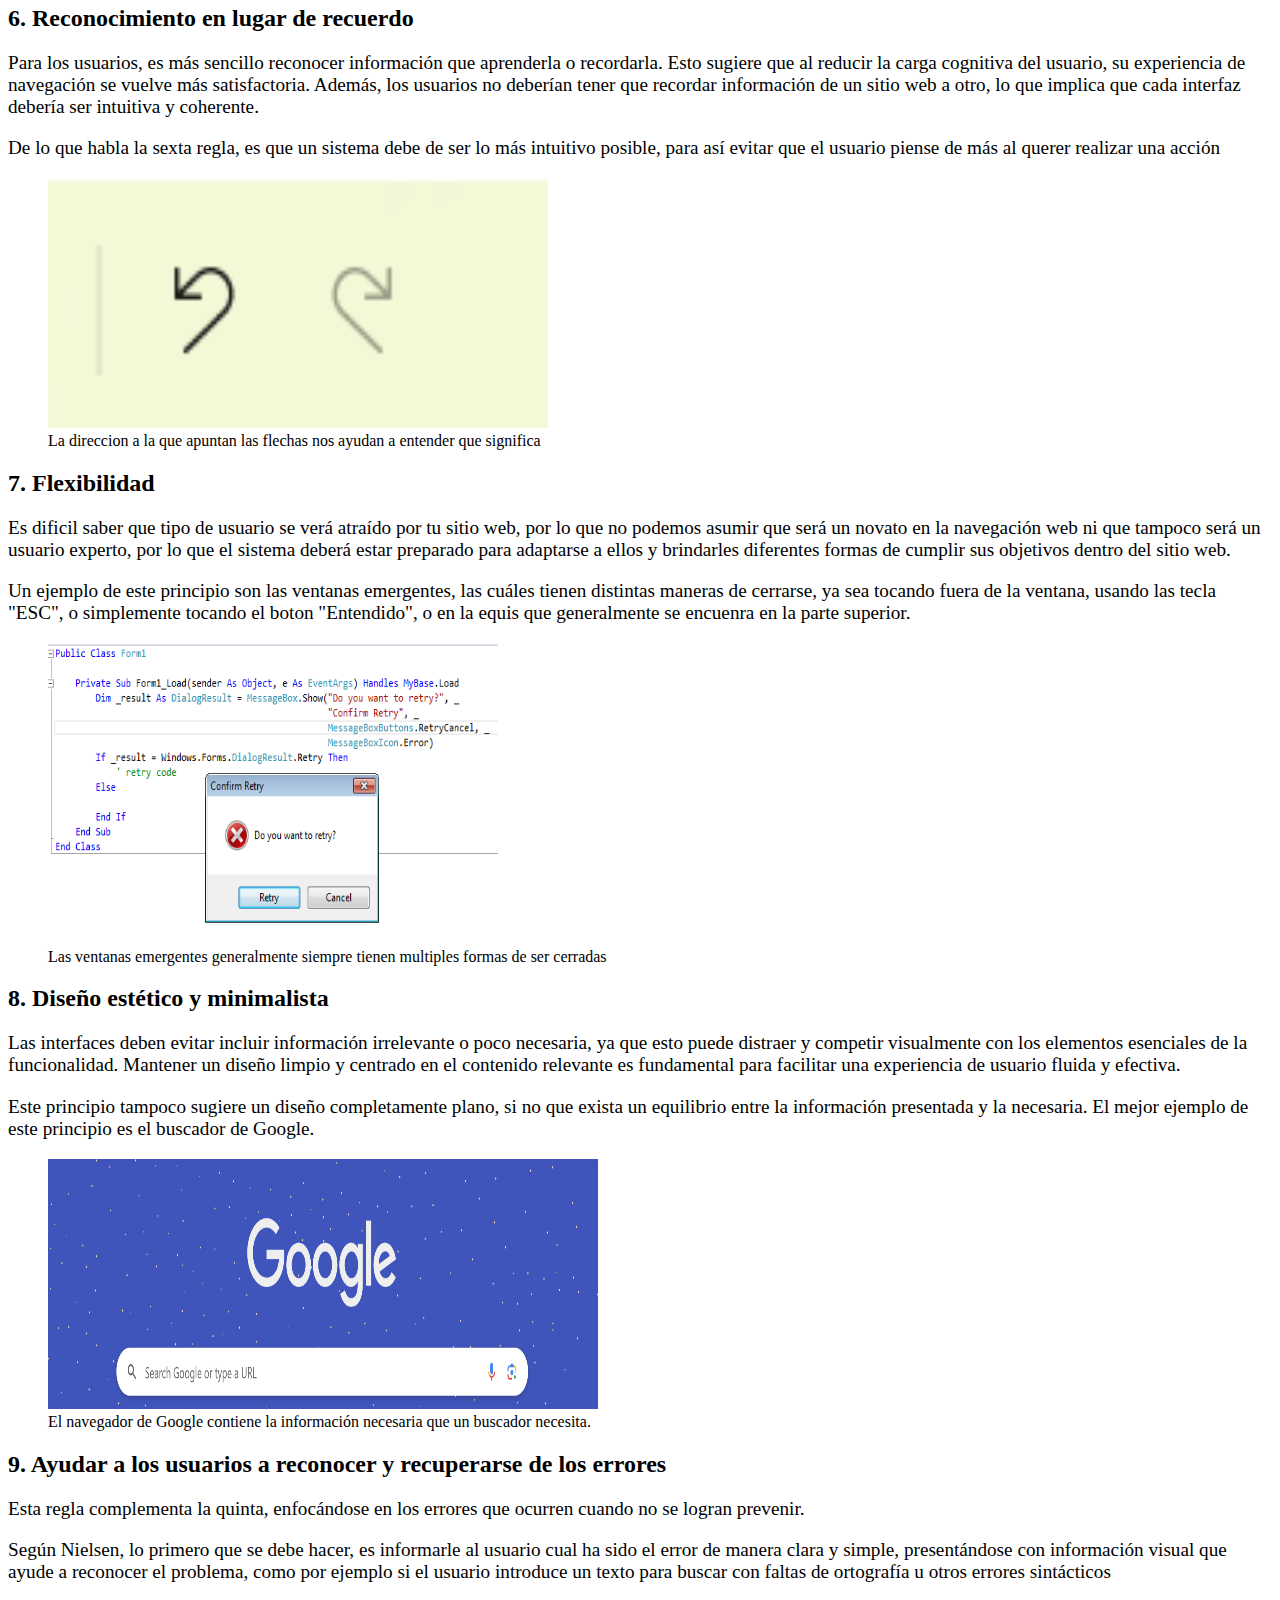
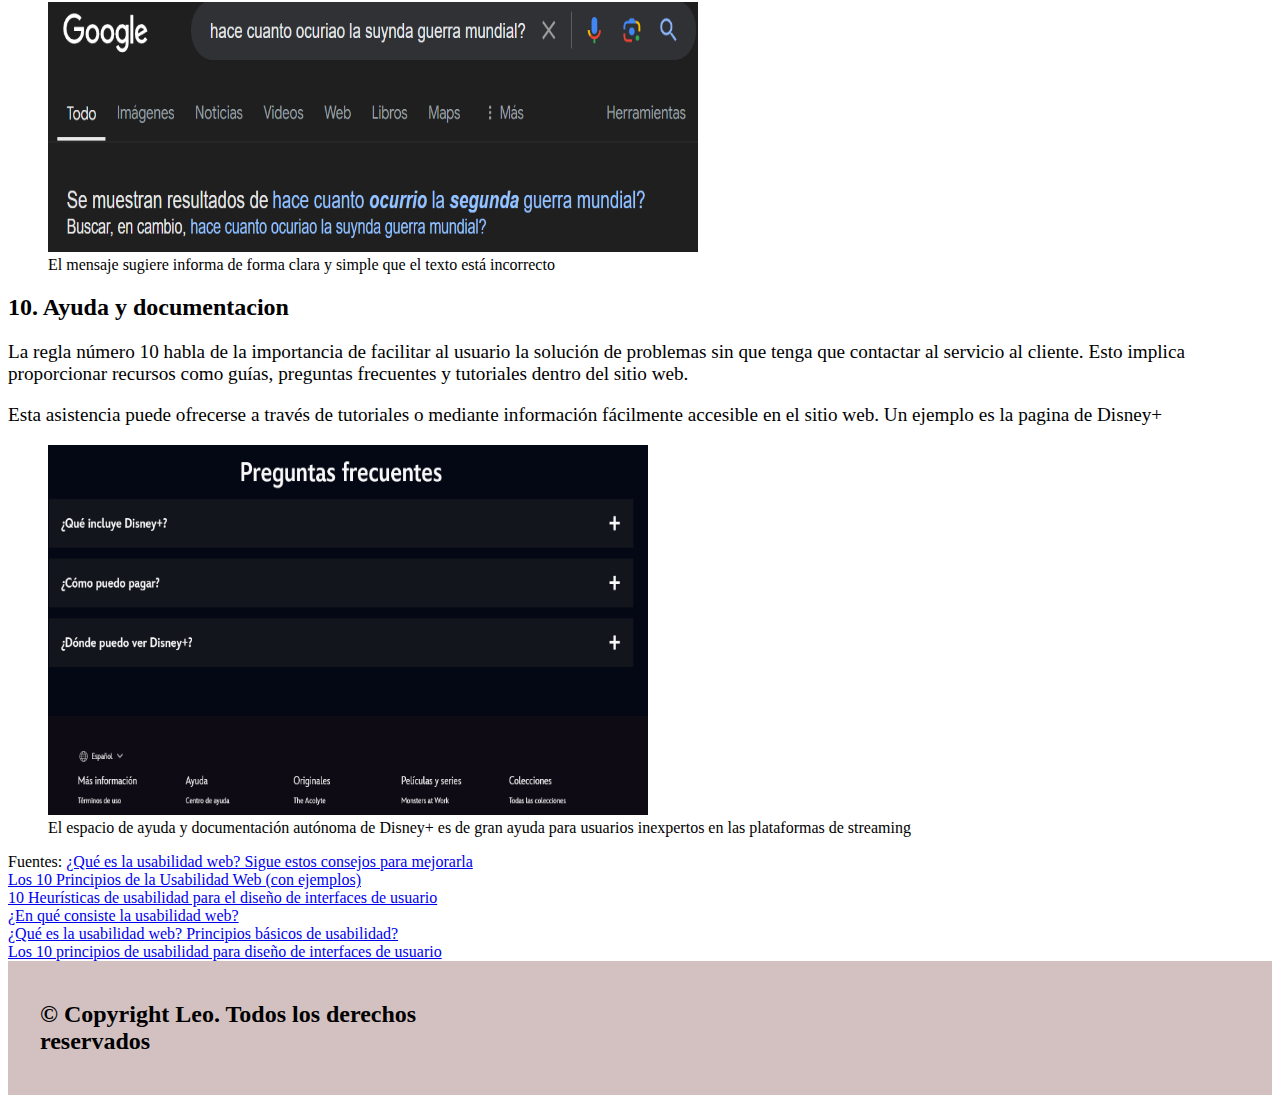
<file: usabilidadWeb.html>
<!DOCTYPE html>
<html lang="en">
<head>
    <head>
        <title>Usabilidad Web</title>
        <meta charset="UTF-8">
        <meta name="viewport" content="width=device-width, initial-scale=1.0">
        <link rel="stylesheet" href="./css/cssInv1.css">
        <link href="https://fonts.googleapis.com/icon?family=Material+Icons" rel="stylesheet">
        <style>
            table,
            td,
            th {
                border: 2px solid blue;
                border-collapse: collapse;
            }
        </style>
    </head>
</head>
<body>
    <header>
        <h1>Usabilidad Web</h1>
    </header>
    <nav>
        <ul>
            <li><a href="#definicion" class="enlace"><h3>¿Qué es?</h3></a></li>
            <li><a href="#importancia" class="enlace"><h3>Importancia</h3></a></li>
            <li><a href="#principios" class="enlace"><h3>Principios</h3></a></li>      
                <ol>
                    <li><a href="#visibilidad" class="enlace"><h3>Visibilidad del estado del sistema</h3></a></li>
                    <li><a href="#coincidencia" class="enlace"><h3>Coincidencia entre el sistema y el mundo real</h3></a></li>
                    <li><a href="#control" class="enlace"><h3>Control y libertad de usuario</h3></a></li>
                    <li><a href="#consistencia-estandares" class="enlace"><h3>Consistencia y estandares</h3></a></li>
                    <li><a href="#prevencion" class="enlace"><h3>Prevención de errores</h3></a></li>
                    <li><a href="#reconocimiento" class="enlace"><h3>Reconocimiento en lugar de recuerdo</h3></a></li>
                    <li><a href="#flexibilidad" class="enlace"><h3>Flexibilidad</h3></a></li>
                    <li><a href="#simplicidad" class="enlace"><h3>Simplicidad</h3></a></li>
                    <li><a href="#recuperacion-errores" class="enlace"><h3>Ayudar a los usuarios a reconocer y recuperarse de los errores</h3></a></li>
                    <li><a href="#ayuda" class="enlace"><h3>Ayuda y documentación</h3></a></li>
                </ol>
        </ul>
    </nav>
    <main>
        <section id="definicion">
            <h1>¿Qué es?</h1>
            <article>
                <div>
                        <p>
                            Según Coppola (2023), la usabilidad de un sitio web se refiere a las propiedades 
                            que permiten que los usuarios tengan una experiencia de navegación placentera. 
                            Estas propiedades incluyen aspectos como el diseño visual del sitio, 
                            la elección de colores y cómo se organiza la información en la página.
                        </p>
                        <blockquote>
                            Este proceso empieza desde que el usuario entra al sitio y toma en consideración la velocidad de carga; 
                            la logística del menú y sus secciones; el diseño y la organización de los elementos gráficos; 
                            que las páginas no muestren errores; la optimización de los textos, funcionamiento de los chats, 
                            los formularios, la barra de navegación, botones y demás elementos. (Coppola, 2023, párr. 4)
                        </blockquote>
                        <footer>
                            Fuente:
                            <a href="https://blog.hubspot.es/website/que-es-usabilidad-web" target="_blank">
                                Qué es la usabilidad web, principios y ejemplos (hubspot.es)
                            </a>
                        </footer>
                </div>
            </article>
        </section>

        <section id="importancia">
            <article>
                <h1>Importancia y ventajas</h1>
                <div>
                    <p>
                        La usabilidad web ofrece numerosas ventajas que pueden ser muy beneficiosas para nuestros sitios, 
                        ayudando a alcanzar nuestras metas. <br><br>
                    </p>
                    <article>
                        <table style="width: 85%;">
                            <thead>
                                <tr>
                                    <th colspan="3"><b>VENTAJAS</b></th>
                                </tr>
                            </thead>
                            <tbody>
                                <tr>
                                    <td colspan="3"><p>Cuando un sitio web presenta las características necesarias para ofrecer 
                                        una buena usabilidad, se disminuye la probabilidad de que los usuarios decidan abandonarlo.
                                        Esto se debe a que una experiencia de navegación fluida y eficiente mantiene a los visitantes 
                                        interesados y comprometidos con el contenido.</p></td>
                                </tr>
                                <tr>
                                    <td colspan="3"><p>La posibilidad de atraer nuevos clientes aumenta considerablemente, 
                                         ya que la primera impresión que un posible cliente tiene de tu empresa suele
                                         estar basada en su experiencia al navegar por tu sitio web. 
                                         Un diseño bien optimizado y fácil de usar transmite una imagen profesional y confiable.</p></td>
                                </tr>
                                <tr>
                                    <td colspan="3"><p>Una buena usabilidad web mejora la experiencia del usuario y refuerza
                                        la imagen de la empresa. Al facilitar una navegación de calidad, 
                                        una empresa puede destacarse entre los visitantes, aumentando su reconocimiento.
                                        Esto puede traducirse en una mayor lealtad y reputación positiva.</p></td>
                                </tr>
                                
                            </tbody>
                        </table>
                    </article>
                    
                    <footer>
                        Fuente:
                        <a href="https://englobatech.com/la-importancia-de-la-usabilidad-en-una-pagina-web/" target="_blank">
                            La importancia de la usabilidad en una página web (englobatech.com)
                        </a>
                    </footer>
                </div>
            </article>
        </section>

        <section id="principios">
            <h1>Principios de usabilidad web de Jakob Nielsen</h1>

            <article>
                <div>
                    <section id="visibilidad">
                        <a><h2> 1. Visibilidad del estado del sistema</h2></a>
                        <p>
                            El principio de Jakob Nielsen subraya la importancia de mantener a los usuarios constantemente informados sobre el estado del sistema.
                            Esto les permite conocer el resultado de sus acciones previas y las decisiones que deben tomar a continuación, 
                            mejorando así su experiencia y satisfacción en la navegación.
                        </p>
                        <p>
                            Esto implica que cada acción que realice el usuario debe ir acompañada de información
                            visual que respalde la respuesta del sistema. De este modo,
                            se minimiza la incertidumbre del usuario y se mejora su experiencia al interactuar con el sistema.
                        </p>
                        <p>
                            Un ejemplo completo de una buena aplicación de esta regla lo encontramos cuando abrimos una cuenta en Google:
                        </p>
                        <figure>
                            <img src="img/Prin1.png"
                                alt=" mensaje de respuesta al enviar un formulario"
                                width="500" height="250" />
                            <figcaption>Estos mensajes ayudan al usuario a entender que el sistema está funcionando, o si se ha producido algún error. </figcaption>
                        </figure>
                    </section>

                    <section id="coincidencia">
                        <a><h2>2. Correspondencia entre el sistema y el mundo real</h2></a>
                        <p>
                            Nosotros como desarrolladores web, es fundamental no asumir que nuestros conocimientos
                            e interpretaciones de objetos o palabras coinciden con los de los usuarios.
                            La manera en que cada persona interpreta la información varia muchisimo,
                            lo que genera diferencias en la comprensión
                        </p>
                        <p>
                            Este principio da a entender que los sistemas deben estar diseñados de manera
                             que utilicen un lenguaje que sea familiar para los usuarios, 
                             en lugar de emplear términos técnicos. 
                             Esto facilita la comprensión y la interacción, 
                             haciendo que la experiencia del usuario sea más intuitiva y accesible.
                        </p>
                        <p>
                            Un ejemplo de esta regla se puede observar en el sitio web de Apple,
                             que utiliza iconos visuales como el de una bolsa de compras. 
                             Este elemento sugiere que al hacer clic en él, el usuario puede adquirir productos, 
                             lo que les resulta familiar. Este diseño simula la experiencia de una compra en una tienda física, 
                             facilitando la interacción del usuario con el sitio.
                        </p>
                        <figure>
                            <img src="img/Prin2.png"
                                alt="Icono de bolsa de compras en el sitio web de Apple"
                                width="700" height="250" />
                            <figcaption>El ícono de bolsa de compras simula la experiencia de 
                                comprar en una tienda física y elegir productos</figcaption>
                        </figure>
                    </section>

                    <section id="control">
                        <a><h2>3. Control y libertad del usuario</h2></a>
                        <p>
                            Es muy normal que los usuarios cometan errores, por lo que es importante ofrecerles
                            la opción de cancelar o retroceder después de cada acción. Brindar esta posibilidad
                            no solo aumenta la confianza del usuario en el sistema, sino que también les otorga una
                            sensación de libertad en su navegación.
                        </p>
                        <p>
                           Los de apple tienen una funcio para deshacer el texto con solo agitar el telefono
                        </p>
                        <figure>
                            <img src="img/Prin3.jpg"
                                alt="Ventana que nos ofrece la opción de deshacer el texto escrito"
                                width="400" height="450"
                                 />
                            <figcaption>La opción de deshacer llega a ser muy útil en caso de que
                                el texto digitado haya sido accidental
                            </figcaption>
                        </figure>
                    </section>

                    <section id="consistencia-estandares">
                        <a><h2>4. Consistencia y estandares</h2></a>
                        <p>
                            Los usuarios ya tienen una idea clara de lo que esperan encontrar al visitar un sitio web.
                            La cuarta ley de Nielsen sostiene que no deberían tener que aprender algo nuevo cada vez que acceden
                            a un sitio diferente. En lugar de innovar, los sitios web deben seguir convenciones
                            establecidas que faciliten la navegación y brinden una experiencia familiar.
                            Esto asegura que la interacción sea intuitiva y sencilla para los usuarios.
                        </p>
                        <p>
                            Un ejemplo basico y muy comun es el signo de un microfono, en la mayoria de sitios donde 
                            permita grabar audios o buscar por voz se sabe que ese es el icono.
                        </p>
                        
                        <figure>
                            <img src="img/Prin4.png"
                                alt="El icono del microfono que se encuentra en la mayoría de sitios para hablar"
                                width="600" height="300" />
                            <figcaption>El microfono en WhatsApp que implementa la cuarta ley de Nielsen
                            </figcaption>
                        </figure>
                    </section>

                    <section id="prevencion">
                        <a><h2>5. Prevención de errores</h2></a>
                        <p>                       
                         Los mensajes de error son de suma importancia, pero los sistemas deberían ser capaces de prevenir 
                         esos errores desde el inicio. La importancia de esto varía según la acción que se esté llevando a cabo.
                        </p>
                        <p>
                            El objetivo principal de este principio es eliminar las situaciones que podrían causar 
                            problemas desde el inicio y de ofrecer a los usuarios ventanas de confirmación antes 
                            de realizar acciones. Por ejemplo, cuando intentamos acceder a un sitio no seguro, 
                            el navegador nos advierte antes de continuar. Esto ayuda a prevenir errores y mejora
                            la seguridad del usuario.
                        </p>
                        <figure>
                            <img src="img/Prin5.jpg"
                                alt="Las prevenciones nos ayudan a evitar realizar acciones no deseadas"
                                width="550" height="400" />
                            <figcaption>Mensaje de error antes de ingresar a un sitio web no seguro
                            </figcaption>
                        </figure>
                    </section>

                    <section id="reconocimiento">
                        <a><h2>6. Reconocimiento en lugar de recuerdo</h2></a>
                        <p>
                            Para los usuarios, es más sencillo reconocer información que aprenderla o recordarla. 
                            Esto sugiere que al reducir la carga cognitiva del usuario, su experiencia de navegación 
                            se vuelve más satisfactoria. Además, los usuarios no deberían tener que recordar información
                            de un sitio web a otro, lo que implica que cada interfaz debería ser intuitiva y coherente.
                        </p>
                        <p>
                            De lo que habla la sexta regla, es que un sistema debe de ser lo más intuitivo posible, 
                            para así evitar que el usuario piense de más al querer realizar una acción
                        </p>
                        <figure>
                            <img src="img/Prin6.png"
                                alt="Iconos de deshacer y rehacer la accion"
                                width="500" height="250" />
                            <figcaption>La direccion a la que apuntan las flechas nos ayudan a entender que significa
                            </figcaption>
                        </figure>
                    </section>

                    <section id="flexibilidad">
                        <a><h2>7. Flexibilidad</h2></a>
                        <p>
                            Es dificil saber que tipo de usuario se verá atraído por tu sitio web, 
                            por lo que no podemos asumir que será un novato en la navegación web 
                            ni que tampoco será un usuario experto, por lo que el sistema deberá estar preparado para
                            adaptarse a ellos y brindarles diferentes formas de cumplir sus objetivos 
                            dentro del sitio web.
                        </p>
                        <p>
                            Un ejemplo de este principio son las ventanas emergentes, las cuáles tienen distintas maneras de 
                            cerrarse, ya sea tocando fuera de la ventana, usando las tecla "ESC", o simplemente tocando el boton "Entendido", 
                            o en la equis que generalmente se encuenra en la parte superior.
                        </p>
                        <figure>
                            <img src="img/Prin7.png"
                                alt="Ventana emergente"
                                width="450" height="300" />
                            <figcaption>Las ventanas emergentes generalmente siempre tienen multiples formas de ser cerradas
                            </figcaption>
                        </figure>
                    </section>

                    <section id="simplicidad">
                        <a><h2>8. Diseño estético y minimalista</h2></a>
                        <p>
                            Las interfaces deben evitar incluir información irrelevante o poco necesaria,
                            ya que esto puede distraer y competir visualmente con los elementos esenciales
                            de la funcionalidad. Mantener un diseño limpio y centrado en el contenido relevante
                            es fundamental para facilitar una experiencia de usuario fluida y efectiva.
                        </p>
                        <p>
                            Este principio tampoco sugiere un diseño completamente plano, 
                            si no que exista un equilibrio entre la información presentada y la necesaria. El mejor ejemplo 
                            de este principio es el buscador de Google.
                        </p>
                        <figure>
                            <img src="img/Prin8.png"
                                alt="Navegador de Google"
                                width="550" height="250" />
                            <figcaption>El navegador de Google contiene la información necesaria que un buscador necesita.
                            </figcaption>
                        </figure>
                    </section>

                    <section id="recuperacion-errores">
                        <a><h2>9. Ayudar a los usuarios a reconocer y recuperarse de los errores</h2></a>
                        <p>
                            Esta regla complementa la quinta, 
                            enfocándose en los errores que ocurren cuando no se logran prevenir. 
                        </p>
                        <p>
                            Según Nielsen, lo primero que se debe hacer,
                            es informarle al usuario cual ha sido el error de manera clara y simple, 
                            presentándose con información visual que ayude a reconocer el problema, 
                            como por ejemplo si el usuario introduce un texto para buscar con faltas de ortografía
                            u otros errores sintácticos
                        </p>
                        <figure>
                            <img src="img/Prin9.png"
                                alt="Intento de inicio de sesión"
                                width="650" height="250" />
                            <figcaption>El mensaje sugiere informa de forma clara y simple que el texto está incorrecto
                            </figcaption>
                        </figure>
                    </section>

                    <section id="ayuda">
                        <a><h2>10. Ayuda y documentacion</h2></a>
                        <p>
                            La regla número 10 habla de la importancia de facilitar al usuario la solución 
                            de problemas sin que tenga que contactar al servicio al cliente.
                            Esto implica proporcionar recursos como guías, preguntas frecuentes y tutoriales dentro del sitio web. 
                        </p>
                        <p>
                            Esta asistencia puede ofrecerse a través de tutoriales o mediante información 
                            fácilmente accesible en el sitio web. Un ejemplo es la pagina de Disney+
                        </p>
                        <figure>
                            <img src="img/Prin10.png"
                                alt="Espacio de ayuda autónoma para clientes de Disney+"
                                width="600" height="370" />
                            <figcaption>El espacio de ayuda y documentación autónoma de Disney+ es de gran ayuda para usuarios inexpertos en las plataformas de streaming
                            </figcaption>
                        </figure>
                    </section>
                </div>
            </article>
            <footer>
                Fuentes:
                <a href="https://www.unir.net/marketing-comunicacion/revista/que-es-usabilidad-web/#:~:text=La%20usabilidad%20web%20se%20refiere,tener%20en%20cuenta%20factores%20clave." target="_blank">
                    ¿Qué es la usabilidad web? Sigue estos consejos para mejorarla
                </a>
            </footer>
            <footer>
                <a href="https://www.marketinet.com/blog/10-principios-usabilidad-web" target="_blank">
                    Los 10 Principios de la Usabilidad Web (con ejemplos)
                </a>
                
            </footer>
            <footer>
                <a href="https://www.nngroup.com/articles/ten-usability-heuristics/" target="_blank"> 
                    10 Heurísticas de usabilidad para el diseño de interfaces de usuario
                </a>
            </footer>
            <footer>
                <a href="https://www.ionos.com/es-us/digitalguide/online-marketing/vender-en-internet/en-que-consiste-la-usabilidad-web/"
                 target="_blank"> 
                    ¿En qué consiste la usabilidad web?
                </a>
            </footer>
            <footer>
                <a href="https://www.unir.net/marketing-comunicacion/revista/que-es-usabilidad-web/" target="_blank"> 
                    ¿Qué es la usabilidad web? Principios básicos de usabilidad?
                </a>
            </footer>
            <footer></footer>
                <a href="https://kschool.com/blog/usabilidad-ux/los-10-principios-de-usabilidad-para-diseno-de-interfaces-de-usuario/"
                 target="_blank"> 
                     Los 10 principios de usabilidad para diseño de interfaces de usuario
                </a>
            </footer>
        </section>
    </main>
    <footer class="pie-pagina">
        <div class="informacion">
            <a><h2> <strong>© Copyright Leo. Todos los derechos reservados</strong></h2></a>
        </div>
    </footer>
</body>
</html>
</file>
<file: css/principal.css>
.logo img{

    width: 10%;
}
header {
    display: flex;
    justify-content: center;  
    align-items: flex-end;    
    background-image: url("../img/portad2.jpg");
    background-size: cover;
    background-position: center;
    background-repeat: no-repeat;
    color: white;
    height: 20vh;            
    text-align: center;
}

header h1 {
    margin-bottom: 20px;      
    font-size: 2em;
}
blockquote::before{
    content: open-quote;
}
blockquote::after{
    content: close-quote;
}
.logo{
    background-color: #f97f19;    
}
.logo img{

    width: 10%;
}
</file>
<file: css/cssInv2.css>
nav{
    display: flex;
    justify-content: center;
    list-style:symbols(); 
    border: none;
    background-color: green;
}


header {
    color: #fff;
    padding: 1em 0;
    padding-bottom: 1px; 
    overflow: hidden;
    background-color: #e1e193;
}

h1 {
    color: black;            
    text-align: center;    
    background-color: #e1e193; 
    padding: 7px;
  
}

h2 {
    font-size: 2rem;              
    font-weight: 600;             
    text-align: left;             
    position: relative;           
    margin-bottom: 20px;         
    padding-left: 10px;           
    font-family: 'Arial', sans-serif; 
}

h2::before {
    content: '';                 
    position: absolute;           
    left: 0;                      
    top: 50%;                     
    transform: translateY(-50%);  
    width: 5px;                  
    height: 80%;                  
    background-color: #e1e193;    
    border-radius: 2px;           
}

h3 {
    font-size: 2em;
    color: #333;
    text-align: center;
    margin-bottom: 20px;
    text-shadow: 2px 2px 2px #ccc;
}
.contenedor {
    display: flex;
    flex-wrap: wrap;
    align-items: center;
    gap: 20px;
}

.imagen {
    max-width: 100%; 
    height: auto; 
    display: block; 
}
.contenedor-texto {
    flex: 1; 
}

p {
    margin: 0 0 10px; 
}

@media (max-width: 768px) {
    .contenedor {
        flex-direction: column; 
    }

    .imagen {
        width: 100%; 
        height: auto; 
    }
}

#section1 {
    display: flex;
    flex-direction: column;
    justify-content: center;
    align-items: center;
}


.scroll-down {
    display: inline-block;
    font-size: 3rem; 
    color: #e1e193 ; 
    text-decoration: none; 
    margin-top: 20px; 
    animation: bounce 2s infinite; 
}


@keyframes bounce {
    0%, 100% {
        transform: translateY(0);
    }
    50% {
        transform: translateY(10px);
    }
}


.scroll-down:hover {
    color: #FFAB61; 
}
.container {
    max-width: 800px;
    margin: 0 auto;
    padding: 20px;
    background-color: #fff;
    border: 1px solid #ccc;
    box-shadow: 0 0 10px rgba(0, 0, 0, 0.1);
    transition: box-shadow 0.3s ease;
}
.pie-pagina {
    background-color: black; 
    color: #ffffff; 
    padding: 20px; 
    text-align: center; 
    font-size: 14px; 
    position: relative; 
    width: 100%; /* Asegurarse de que ocupa todo el ancho */
}
</file>
<file: css/cssInv3.css>
*{
    font-family: 'Arial', sans-serif;
}
html, body {
    margin: 0;
    padding: 0;
    width: 100%;
}
header {
    text-align: center;
    background-image: url("../img/portad2.jpg");
    background-size: cover;
    background-position: center;
    color: white;
    padding-top: 40px;
    padding-bottom: 40px;
    width: 100%;
    box-sizing: border-box;
}
header h1{
    font-size: 4em;
    color: #ffffff;
    text-align: center;
    margin-bottom: 20px;
    text-shadow: 2px 2px 2px #484848;
}   

.nav-bar{
    padding-top: 10px;
    padding-bottom: 10px;
    width: 100%;
    display: flex;
    background-color: #474973;
    position:relative;
}
.nav-button{
    margin: 0 auto;
    display: flex;
    padding: 10px;
}
.nav-button a{
    color: #FAF8F6;
    text-decoration: none;
    font-size: 1.2em;
    /* Respecto a la posición */
    display: flex;
    flex-direction: column;
    align-items: center;
    /* Respecto al hover */
    transition: box-shadow 0.3s ease;
    
}
.nav-button a:hover{
    transform: scale(1.05);
    color: rgb(194, 194, 194);
}


main{
    background-color: #f9f5f0;
    margin: 0 auto;
}

.heading-1 {
	text-align: center;
	font-weight: 500;
	font-size: 2rem;
   
}

.heading-2{
    text-align: center;
	font-weight: 500;
	font-size: 1.5rem;
}

.content {
    padding-top: 30px;
    padding-bottom: 40px;
    max-width: 1200px;
    margin: 0 auto;
    padding: 10px;
    text-align: center;
    align-items: center;
    font-size: larger;
    color: #161b33;
    line-height: 1.5;
    
}

.content p{
    text-align: left;
}

.content-etapa{
    text-align: center;
    align-items: center;
    color: #161b33;
    line-height: 1.5;
    display: grid;
    justify-content: center;
    grid-template-columns: repeat(2,1fr);
    gap: 2rem;
    padding-bottom: 30px;
}

.etapa{
    border: 1px solid #ddd;
    padding: 1rem;
    border-radius: 30px;
    text-align: center;
    box-shadow: 1px 1px 10px rgba(0, 0, 0, 0.1);
    text-align: center;
    height: 670px;
    background-color: #f1dac4;
    color: #161b33;
}

.content-beneficios{
    display: flex;
    flex-direction: column;
    gap: 1rem;
    padding: 10px;
    line-height: 1.5;
}

.pie-pagina{
    width: 100%;
    background-color:#a69cac;
    padding: 10px;
}
</file>
<file: css/cssInv1.css>
nav {
    background-color: #d3c1c1; 
    font-size: 1.1em;
    padding: 10px 20px; 
    box-shadow: 0 4px 6px rgba(0, 0, 0, 0.1); 
}
.logo img {
    width: 80px; 
}

header {
    text-align: center;
    background-image: url("../img/portad2.jpg");
    background-size: cover;
    background-position: center;
    color: rgb(255, 255, 255);
    padding: 100px 20px; 
    position: relative;
    z-index: 1;
}

.logo {
    background-color: #f97f19;
}

.logo img {
    width: 10%;
}

.enlace {
    color: #000000; 
}

.enlace:hover {
    color: #1500ff;
    text-decoration: underline; 
}

h1 {
    display: block;
    font-size: 350%;
    margin-top: 0.67em;
    margin-bottom: 0.67em;
    margin-left: 0;
    margin-right: 0;
    font-weight: bold;
    color:rgb(0, 0, 0); 
    background-color: rgb(255, 255, 255,0.6);
    text-shadow: 1px 1px 5px rgba(50, 50, 50, 0.5);
}

table th {
    text-transform: uppercase;
    letter-spacing: 2px;
    background-color: #6645c2;
    color: #fff;
}

tbody {
    text-align: center;
}

table tbody tr td:nth-child(odd) {
    background-color: #d3cce9;
}

table tbody tr td:nth-child(even) {
    background-color: #f4f3fa;
}

/* Texto */
p {
    font-size: 120%;
    display: block;
    margin-top: 1em;
    margin-bottom: 1em;
    margin-left: 0;
    margin-right: 0;
  }


.pie-pagina {
    background-color: #d3c1c1;
    width: 100%;
    height: auto; 
}



.informacion {
    display: grid;
    max-width: 1200px;
    grid-template-columns: repeat(3, 1fr);
    gap: 20px;
    padding: 20px;
    margin: auto;
}
</file>
